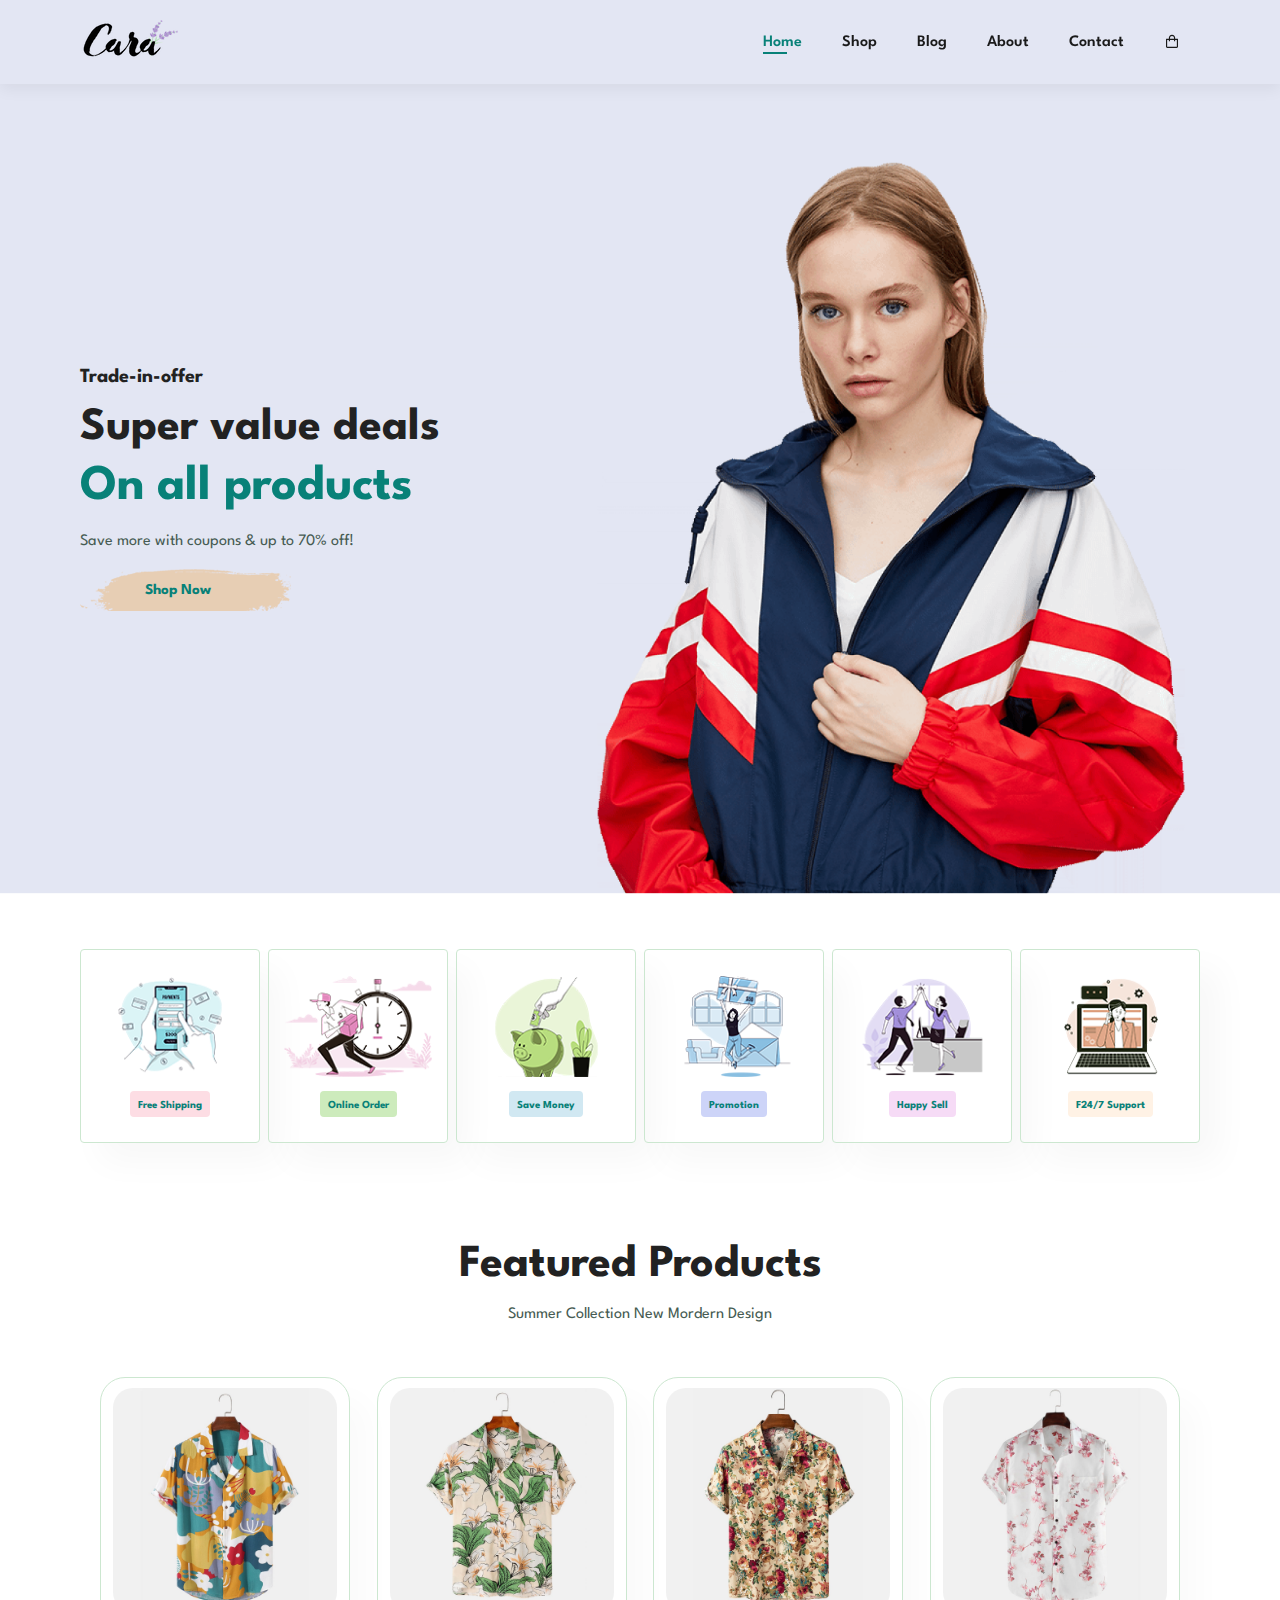
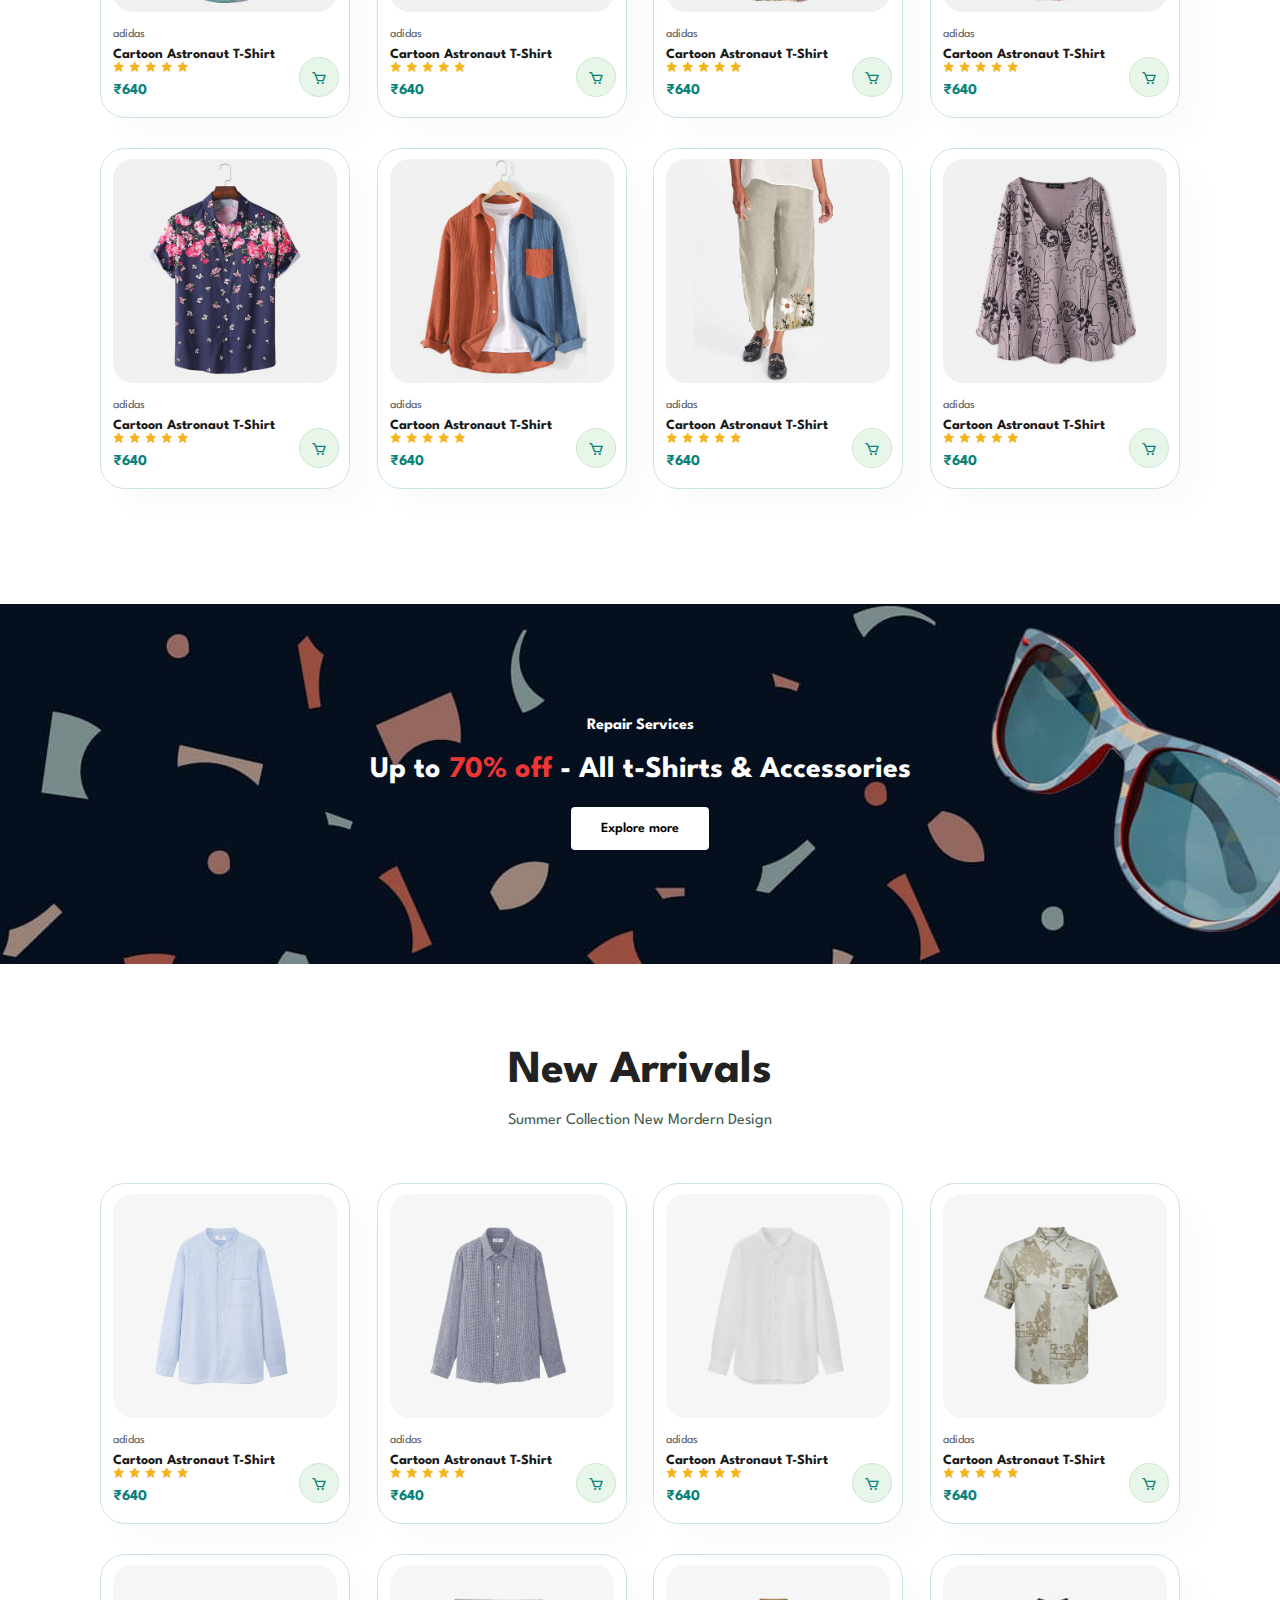
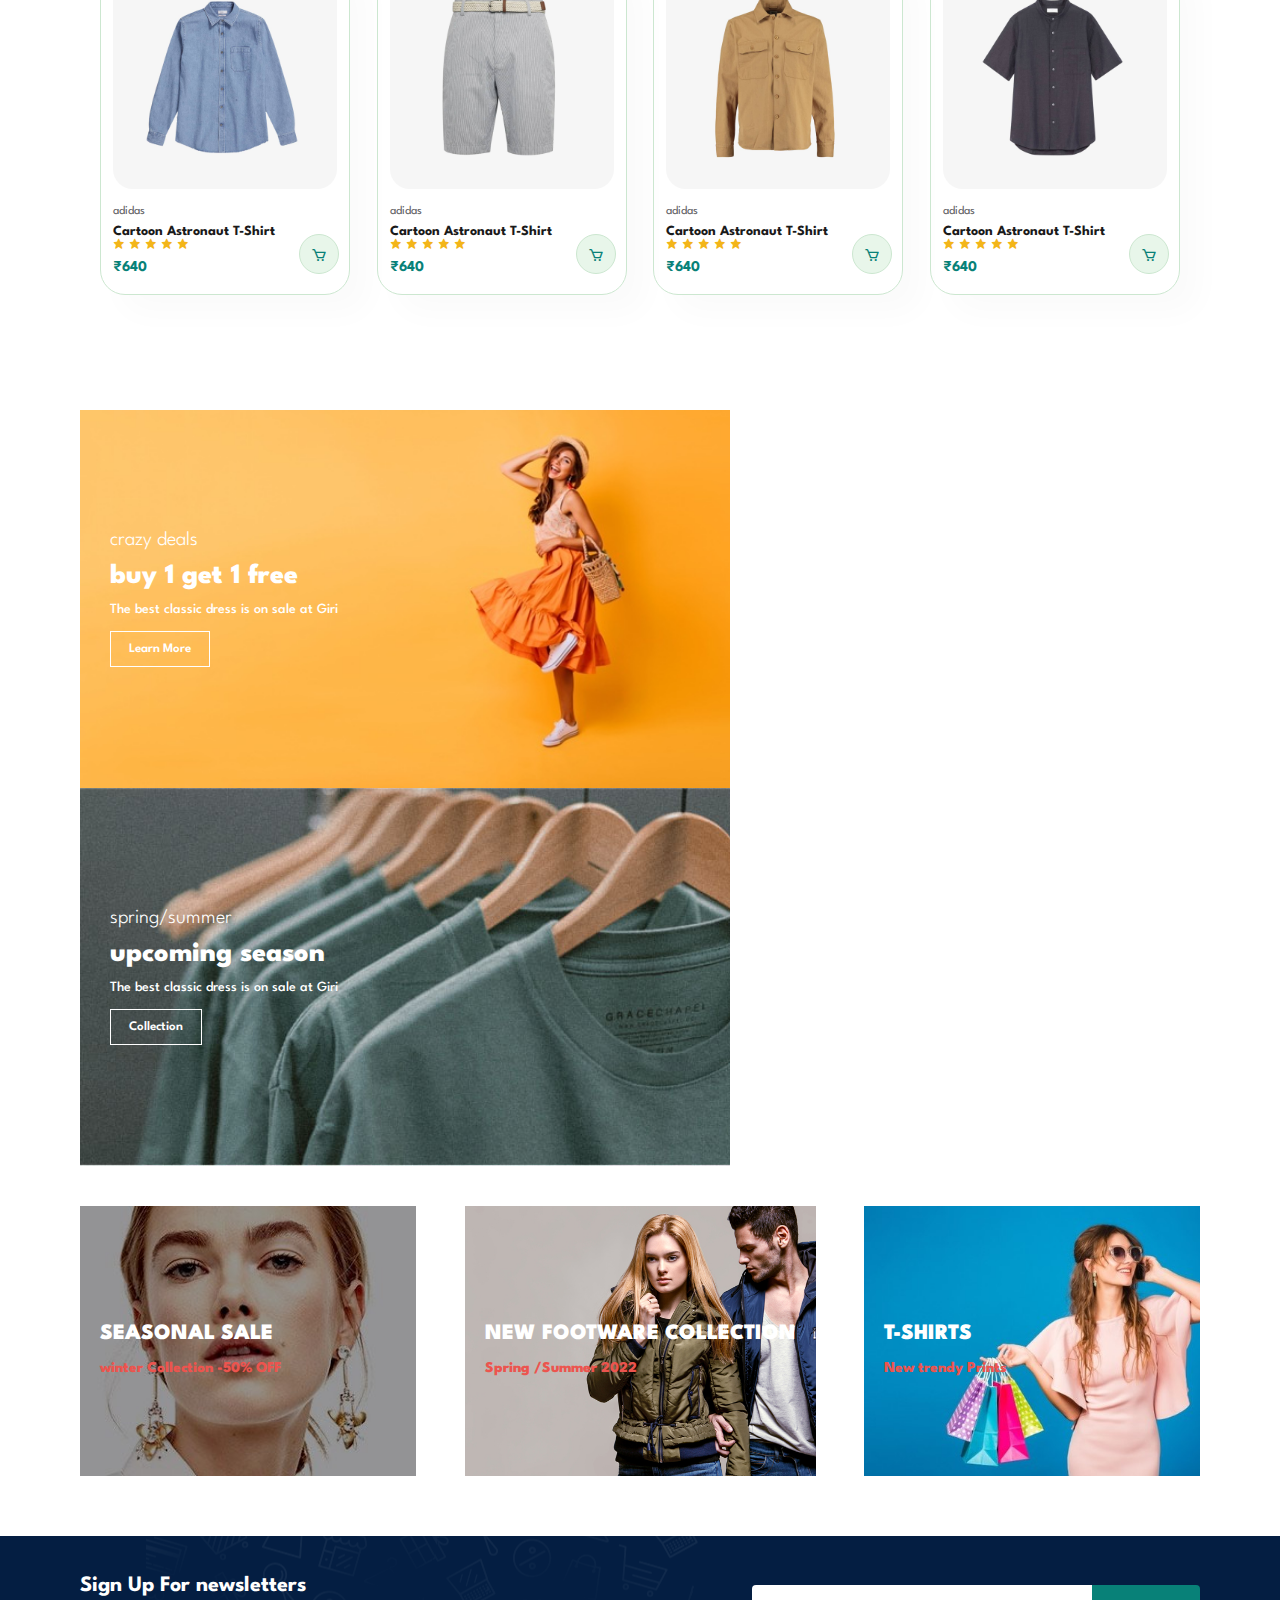
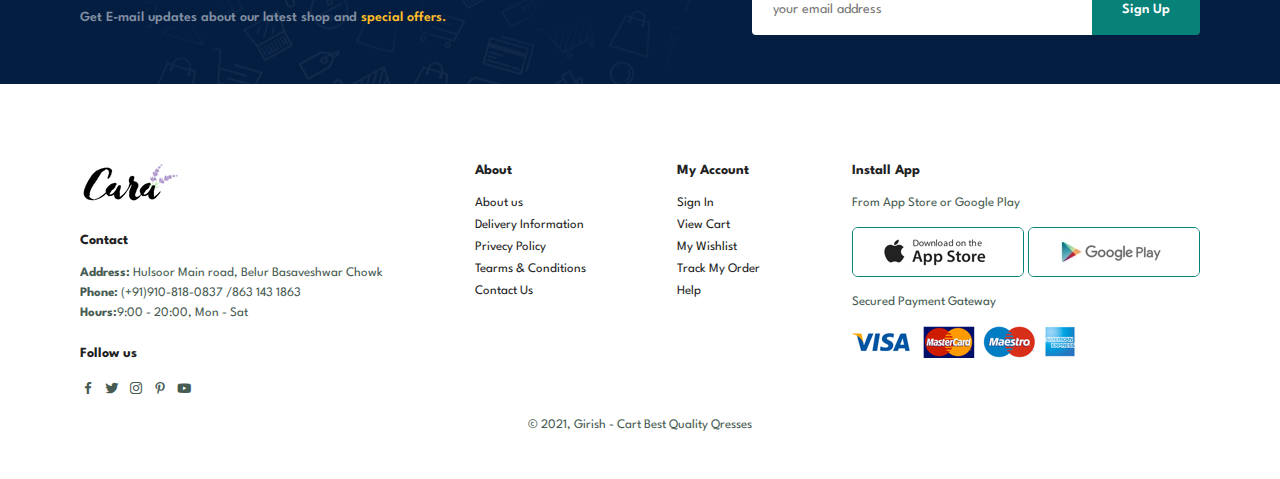
<file: index.html>
<!DOCTYPE html>
<html lang="en">
<head>
    <meta charset="UTF-8">
    <meta http-equiv="X-UA-Compatible" content="IE=edge">
    <meta name="viewport" content="width=device-width, initial-scale=1.0">
    <title>Giri Cart</title>
    <link href='https://unpkg.com/boxicons@2.1.4/css/boxicons.min.css' rel='stylesheet'>

    <link rel="stylesheet" href="style.css">
</head>
<body>
    <section id="header">
        <a href="#">
            <img src="img/logo.png" class="logo" alt=""></a>
            <div>
                <ul id="navbar">
                    <li><a class="active" href="index.html">Home</a></li>
                    <li><a href="shop.html">Shop</a></li>
                    <li><a href="Blog.html">Blog</a></li>
                    <li><a href="about.html">About</a></li>
                    <li><a href="Contact.html">Contact</a></li>
                    <li id="lg-bag"><a href="cart.html"><i class='bx bx-shopping-bag'></i></a></li>
                    <a href="#" id="close"><i class='bx bx-x'></i> </a>
                </ul>
            </div>
            <div id="mobile">
                <a href="cart.html"><i class='bx bx-shopping-bag'></i></a>
                <i id="bar"  class='bx bx-left-indent'></i>
            </div>
    </section>
    <section id="hero">
        <h4>Trade-in-offer</h4>
        <h2>Super value deals</h2>
        <h1>On all products</h1>
        <p>Save more with coupons & up to 70% off!</p>
        <button>Shop Now</button>
    </section>
    <!-- to make small padding and reuse the code we are adding section-pe where we have already defined -->
    <section id="feature" class="section-p1">
        <div class="fe-box">
            <img src="img/features/f1.png" alt="">
            <h6>Free Shipping</h6>
        </div>
        <div class="fe-box">
            <img src="img/features/f2.png" alt="">
            <h6>Online Order</h6>
        </div>
        <div class="fe-box">
            <img src="img/features/f3.png" alt="">
            <h6>Save Money</h6>
        </div>
        <div class="fe-box">
            <img src="img/features/f4.png" alt="">
            <h6>Promotion</h6>
        </div>
        <div class="fe-box">
            <img src="img/features/f5.png" alt="">
            <h6>Happy Sell</h6>
        </div>
        <div class="fe-box">
            <img src="img/features/f6.png" alt="">
            <h6>F24/7 Support   </h6>
        </div>
    </section>
    <section id="product1" class="section-p1">
        <h2>Featured Products</h2>
        <p>Summer Collection New Mordern Design</p>
        <div class="pro-container">
            <div class="pro" onclick="window.location.href='sproduct.html';">
                <img src="img/products/f1.jpg" alt="">
                <div class="des">
                    <span>adidas</span>
                    <h5>Cartoon Astronaut T-Shirt</h5>
                    <div class="star">
                        <i class='bx bxs-star'></i>
                        <i class='bx bxs-star'></i>
                        <i class='bx bxs-star'></i>
                        <i class='bx bxs-star'></i>
                        <i class='bx bxs-star'></i>
                    </div>
                    <h4>₹640</h4>
                </div>
                <a href="#"><i class='bx bx-cart cart' ></i></a>
            </div>
            <div class="pro">
                <img src="img/products/f2.jpg" alt="">
                <div class="des">
                    <span>adidas</span>
                    <h5>Cartoon Astronaut T-Shirt</h5>
                    <div class="star">
                        <i class='bx bxs-star'></i>
                        <i class='bx bxs-star'></i>
                        <i class='bx bxs-star'></i>
                        <i class='bx bxs-star'></i>
                        <i class='bx bxs-star'></i>
                    </div>
                    <h4>₹640</h4>
                </div>
                <a href="#"><i class='bx bx-cart cart' ></i></a>
            </div>
            <div class="pro">
                <img src="img/products/f3.jpg" alt="">
                <div class="des">
                    <span>adidas</span>
                    <h5>Cartoon Astronaut T-Shirt</h5>
                    <div class="star">
                        <i class='bx bxs-star'></i>
                        <i class='bx bxs-star'></i>
                        <i class='bx bxs-star'></i>
                        <i class='bx bxs-star'></i>
                        <i class='bx bxs-star'></i>
                    </div>
                    <h4>₹640</h4>
                </div>
                <a href="#"><i class='bx bx-cart cart' ></i></a>
            </div>
            <div class="pro">
                <img src="img/products/f4.jpg" alt="">
                <div class="des">
                    <span>adidas</span>
                    <h5>Cartoon Astronaut T-Shirt</h5>
                    <div class="star">
                        <i class='bx bxs-star'></i>
                        <i class='bx bxs-star'></i>
                        <i class='bx bxs-star'></i>
                        <i class='bx bxs-star'></i>
                        <i class='bx bxs-star'></i>
                    </div>
                    <h4>₹640</h4>
                </div>
                <a href="#"><i class='bx bx-cart cart' ></i></a>
            </div>
            <div class="pro">
                <img src="img/products/f5.jpg" alt="">
                <div class="des">
                    <span>adidas</span>
                    <h5>Cartoon Astronaut T-Shirt</h5>
                    <div class="star">
                        <i class='bx bxs-star'></i>
                        <i class='bx bxs-star'></i>
                        <i class='bx bxs-star'></i>
                        <i class='bx bxs-star'></i>
                        <i class='bx bxs-star'></i>
                    </div>
                    <h4>₹640</h4>
                </div>
                <a href="#"><i class='bx bx-cart cart' ></i></a>
            </div>
            <div class="pro">
                <img src="img/products/f6.jpg" alt="">
                <div class="des">
                    <span>adidas</span>
                    <h5>Cartoon Astronaut T-Shirt</h5>
                    <div class="star">
                        <i class='bx bxs-star'></i>
                        <i class='bx bxs-star'></i>
                        <i class='bx bxs-star'></i>
                        <i class='bx bxs-star'></i>
                        <i class='bx bxs-star'></i>
                    </div>
                    <h4>₹640</h4>
                </div>
                <a href="#"><i class='bx bx-cart cart' ></i></a>
            </div>
            <div class="pro">
                <img src="img/products/f7.jpg" alt="">
                <div class="des">
                    <span>adidas</span>
                    <h5>Cartoon Astronaut T-Shirt</h5>
                    <div class="star">
                        <i class='bx bxs-star'></i>
                        <i class='bx bxs-star'></i>
                        <i class='bx bxs-star'></i>
                        <i class='bx bxs-star'></i>
                        <i class='bx bxs-star'></i>
                    </div>
                    <h4>₹640</h4>
                </div>
                <a href="#"><i class='bx bx-cart cart' ></i></a>
            </div>
            <div class="pro">
                <img src="img/products/f8.jpg" alt="">
                <div class="des">
                    <span>adidas</span>
                    <h5>Cartoon Astronaut T-Shirt</h5>
                    <div class="star">
                        <i class='bx bxs-star'></i>
                        <i class='bx bxs-star'></i>
                        <i class='bx bxs-star'></i>
                        <i class='bx bxs-star'></i>
                        <i class='bx bxs-star'></i>
                    </div>
                    <h4>₹640</h4>
                </div>
                <a href="#"><i class='bx bx-cart cart' ></i></a>
            </div>
        </div>
    </section>
    <section id="banner" class="section-m1">
        <h4>Repair Services</h4>
        <h2>Up to <span>70% off</span> - All t-Shirts & Accessories</h2>
        <button class="normal">Explore more</button>
    </section>
    <section id="product1" class="section-p1">
        <h2>New Arrivals</h2>
        <p>Summer Collection New Mordern Design</p>
        <div class="pro-container">
            <div class="pro">
                <img src="img/products/n1.jpg" alt="">
                <div class="des">
                    <span>adidas</span>
                    <h5>Cartoon Astronaut T-Shirt</h5>
                    <div class="star">
                        <i class='bx bxs-star'></i>
                        <i class='bx bxs-star'></i>
                        <i class='bx bxs-star'></i>
                        <i class='bx bxs-star'></i>
                        <i class='bx bxs-star'></i>
                    </div>
                    <h4>₹640</h4>
                </div>
                <a href="#"><i class='bx bx-cart cart' ></i></a>
            </div>
            <div class="pro">
                <img src="img/products/n2.jpg" alt="">
                <div class="des">
                    <span>adidas</span>
                    <h5>Cartoon Astronaut T-Shirt</h5>
                    <div class="star">
                        <i class='bx bxs-star'></i>
                        <i class='bx bxs-star'></i>
                        <i class='bx bxs-star'></i>
                        <i class='bx bxs-star'></i>
                        <i class='bx bxs-star'></i>
                    </div>
                    <h4>₹640</h4>
                </div>
                <a href="#"><i class='bx bx-cart cart' ></i></a>
            </div>
            <div class="pro">
                <img src="img/products/n3.jpg" alt="">
                <div class="des">
                    <span>adidas</span>
                    <h5>Cartoon Astronaut T-Shirt</h5>
                    <div class="star">
                        <i class='bx bxs-star'></i>
                        <i class='bx bxs-star'></i>
                        <i class='bx bxs-star'></i>
                        <i class='bx bxs-star'></i>
                        <i class='bx bxs-star'></i>
                    </div>
                    <h4>₹640</h4>
                </div>
                <a href="#"><i class='bx bx-cart cart' ></i></a>
            </div>
            <div class="pro">
                <img src="img/products/n4.jpg" alt="">
                <div class="des">
                    <span>adidas</span>
                    <h5>Cartoon Astronaut T-Shirt</h5>
                    <div class="star">
                        <i class='bx bxs-star'></i>
                        <i class='bx bxs-star'></i>
                        <i class='bx bxs-star'></i>
                        <i class='bx bxs-star'></i>
                        <i class='bx bxs-star'></i>
                    </div>
                    <h4>₹640</h4>
                </div>
                <a href="#"><i class='bx bx-cart cart' ></i></a>
            </div>
            <div class="pro">
                <img src="img/products/n5.jpg" alt="">
                <div class="des">
                    <span>adidas</span>
                    <h5>Cartoon Astronaut T-Shirt</h5>
                    <div class="star">
                        <i class='bx bxs-star'></i>
                        <i class='bx bxs-star'></i>
                        <i class='bx bxs-star'></i>
                        <i class='bx bxs-star'></i>
                        <i class='bx bxs-star'></i>
                    </div>
                    <h4>₹640</h4>
                </div>
                <a href="#"><i class='bx bx-cart cart' ></i></a>
            </div>
            <div class="pro">
                <img src="img/products/n6.jpg" alt="">
                <div class="des">
                    <span>adidas</span>
                    <h5>Cartoon Astronaut T-Shirt</h5>
                    <div class="star">
                        <i class='bx bxs-star'></i>
                        <i class='bx bxs-star'></i>
                        <i class='bx bxs-star'></i>
                        <i class='bx bxs-star'></i>
                        <i class='bx bxs-star'></i>
                    </div>
                    <h4>₹640</h4>
                </div>
                <a href="#"><i class='bx bx-cart cart' ></i></a>
            </div>
            <div class="pro">
                <img src="img/products/n7.jpg" alt="">
                <div class="des">
                    <span>adidas</span>
                    <h5>Cartoon Astronaut T-Shirt</h5>
                    <div class="star">
                        <i class='bx bxs-star'></i>
                        <i class='bx bxs-star'></i>
                        <i class='bx bxs-star'></i>
                        <i class='bx bxs-star'></i>
                        <i class='bx bxs-star'></i>
                    </div>
                    <h4>₹640</h4>
                </div>
                <a href="#"><i class='bx bx-cart cart' ></i></a>
            </div>
            <div class="pro">
                <img src="img/products/n8.jpg" alt="">
                <div class="des">
                    <span>adidas</span>
                    <h5>Cartoon Astronaut T-Shirt</h5>
                    <div class="star">
                        <i class='bx bxs-star'></i>
                        <i class='bx bxs-star'></i>
                        <i class='bx bxs-star'></i>
                        <i class='bx bxs-star'></i>
                        <i class='bx bxs-star'></i>
                    </div>
                    <h4>₹640</h4>
                </div>
                <a href="#"><i class='bx bx-cart cart' ></i></a>
            </div>
        </div>
    </section>
    <section id="sm-banner" class="section-p1">
        <div class="banner-box">
            <h4>crazy deals</h4>
            <h2>buy 1 get 1 free</h2>
            <span>The best classic dress is on sale at Giri</span>
            <button class="white">Learn More</button>
        </div>
        <div class="banner-box banner-box2">
            <h4>spring/summer</h4>
            <h2>upcoming season</h2>
            <span>The best classic dress is on sale at Giri</span>
            <button class="white">Collection</button>
        </div>
    </section>
    <section id="banner3">
        <div class="banner-box">
            <h2>SEASONAL SALE</h2>
            <h3>winter Collection -50% OFF</h3>
        </div>
        <div class="banner-box banner-box2">
            <h2>NEW FOOTWARE COLLECTION</h2>
            <h3>Spring /Summer 2022</h3>
        </div>
        <div class="banner-box banner-box3">
            <h2>T-SHIRTS</h2>
            <h3>New trendy Prints</h3>
        </div>
    </section>
    <Section id="newsletter" class="section-p1 section-m1">
        <div class="newstext">
            <h4>Sign Up For newsletters</h4>
            <p>Get E-mail updates about our latest shop and <span>special offers.</span></p>
        </div>
        <div class="form">
            <input type="text" placeholder="your email address">
            <button class="normal">Sign Up</button>
        </div>
    </Section>
    <footer class="section-p1">
        <div class="col">
            <img class="logo" src="img/logo.png" alt="">
            <h4>Contact</h4>
            <p> <strong>Address:</strong> Hulsoor Main road, Belur Basaveshwar Chowk</p>
            <p><strong>Phone:</strong> (+91)910-818-0837 /863 143 1863</p>
            <p><strong>Hours:</strong>9:00 - 20:00, Mon - Sat</p>
            <div class="follow">
                <h4>Follow us</h4>
                <div class="icon">
                    <i class='bx bxl-facebook' ></i>
                    <i class='bx bxl-twitter' ></i>
                    <i class='bx bxl-instagram'></i>
                    <i class='bx bxl-pinterest-alt' ></i>
                    <i class='bx bxl-youtube' ></i>
                </div>
            </div>
        </div>
        <div class="col">
            <h4>About</h4>
            <a href="#">About us</a>
            <a href="#">Delivery Information</a>
            <a href="#">Privecy Policy</a>
            <a href="#">Tearms & Conditions</a>
            <a href="#">Contact Us</a>
        </div>
        <div class="col">
            <h4>My Account</h4>
            <a href="#">Sign In</a>
            <a href="#">View Cart</a>
            <a href="#">My Wishlist</a>
            <a href="#">Track My Order</a>
            <a href="#">Help</a>
        </div>
        <div class="col install">
            <h4>Install App</h4>
            <p>From App Store or Google Play</p>
            <div class="row">
                <img src="img/pay/app.jpg" alt="">
                <img src="img/pay/play.jpg" alt="">
            </div>
            <p>Secured Payment Gateway</p>
            <img src="img/pay/pay.png" alt="">
        </div>
        
        <div class="copyright">
            <p>© 2021, Girish - Cart Best Quality Qresses</p>
        </div>
    </footer>

    <script src="script.js"></script>
</body>
</html>
</file>
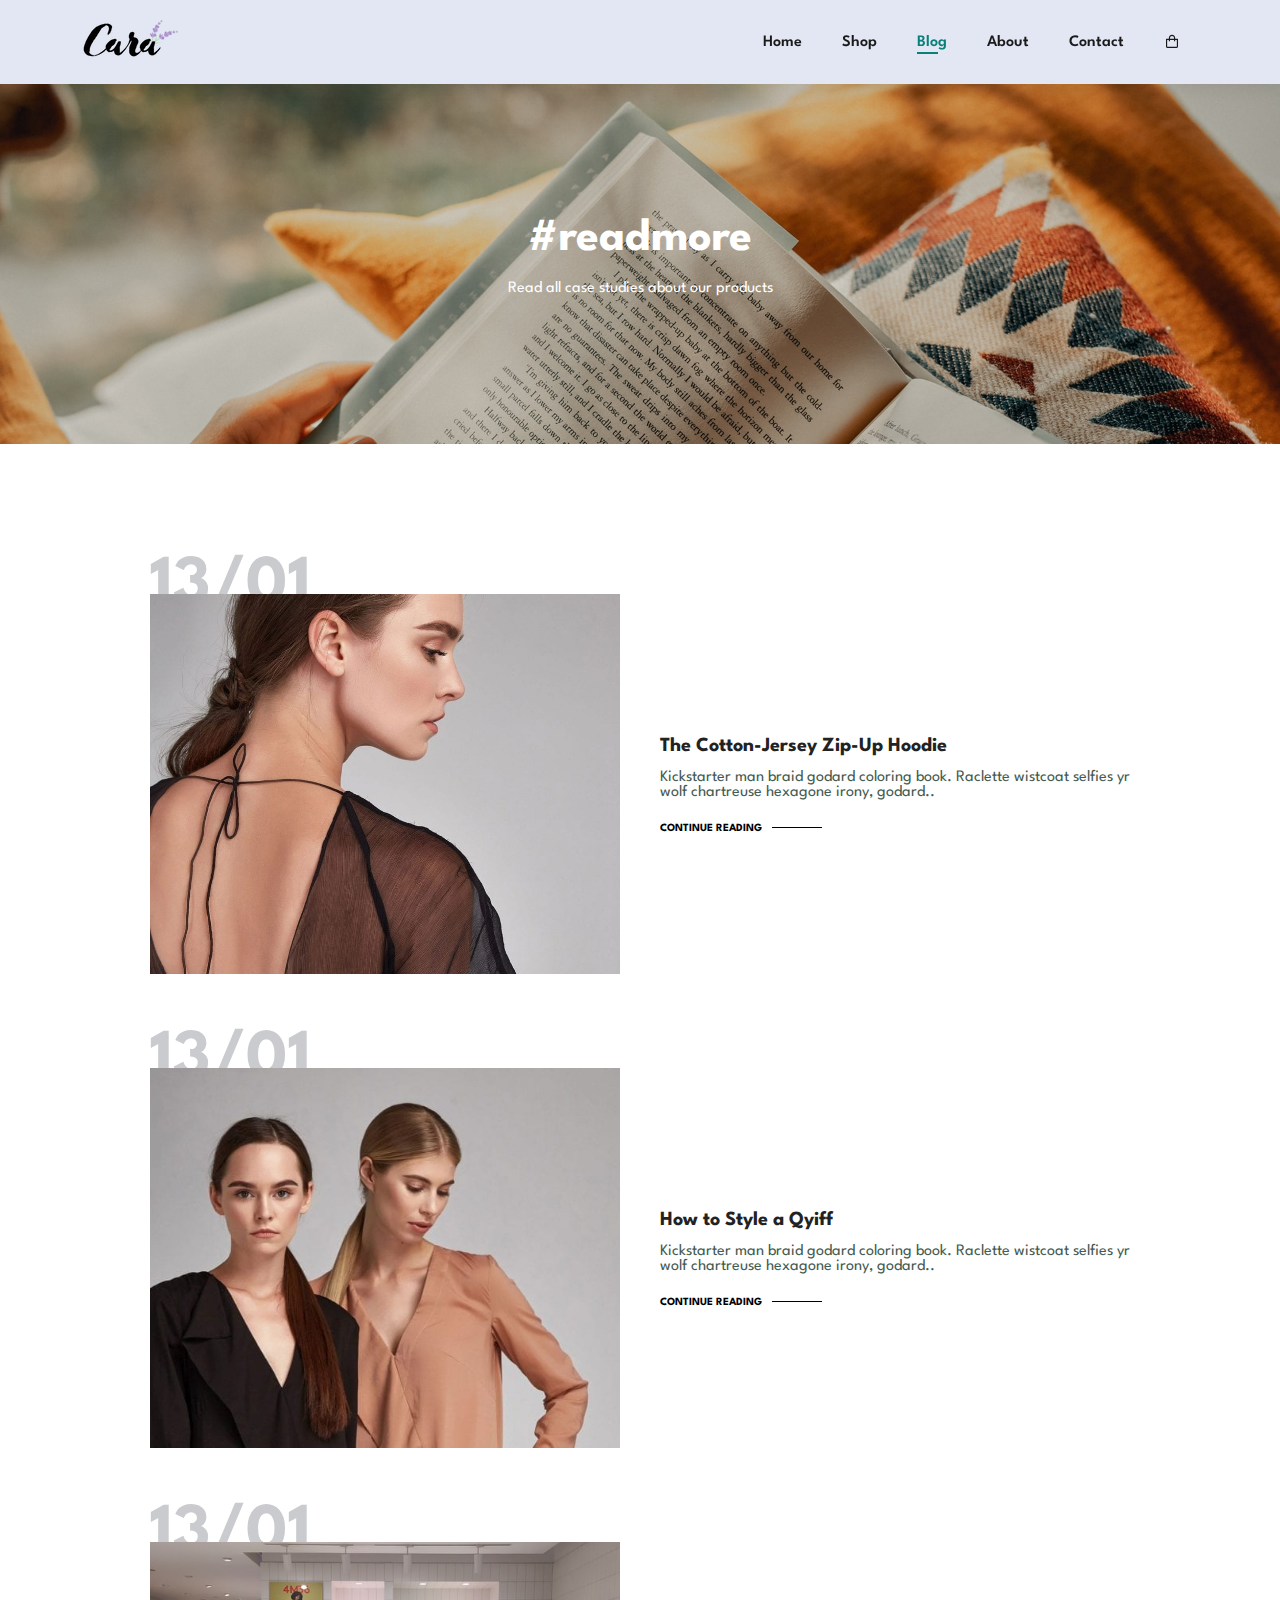
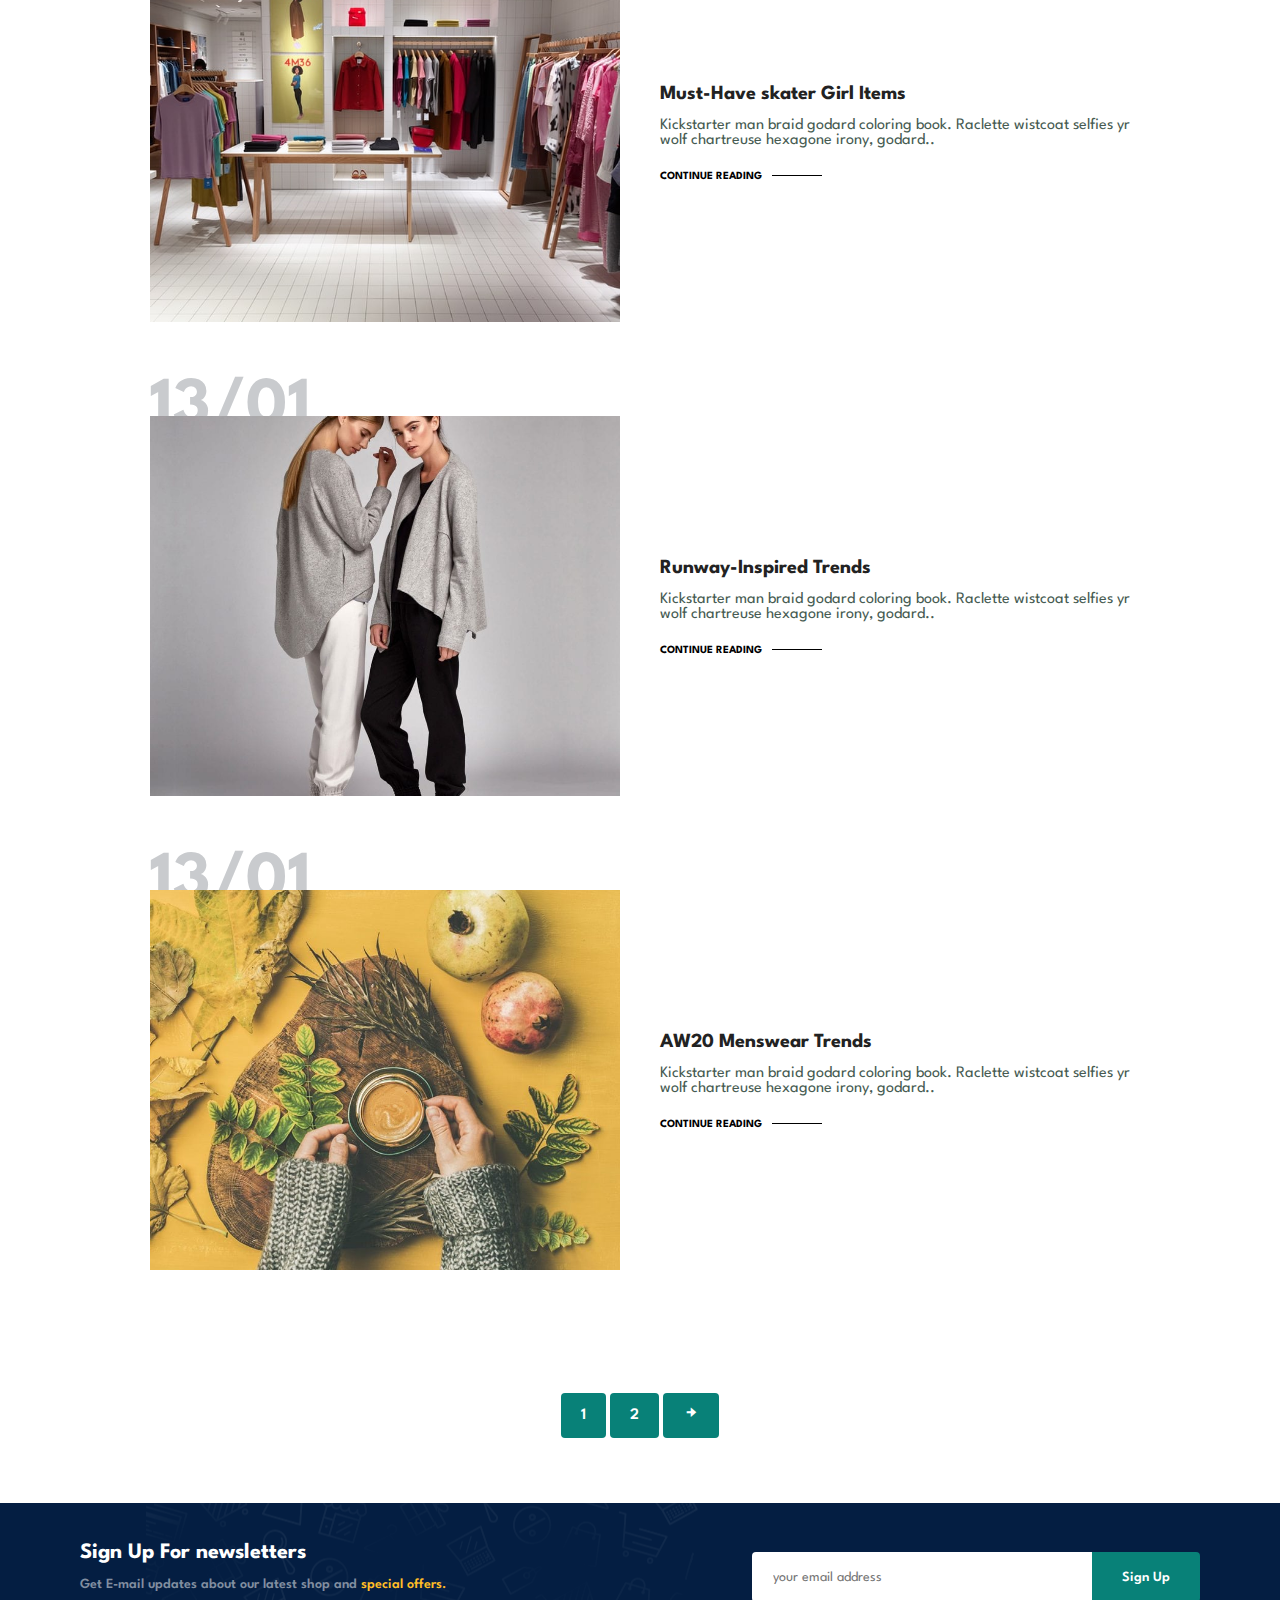
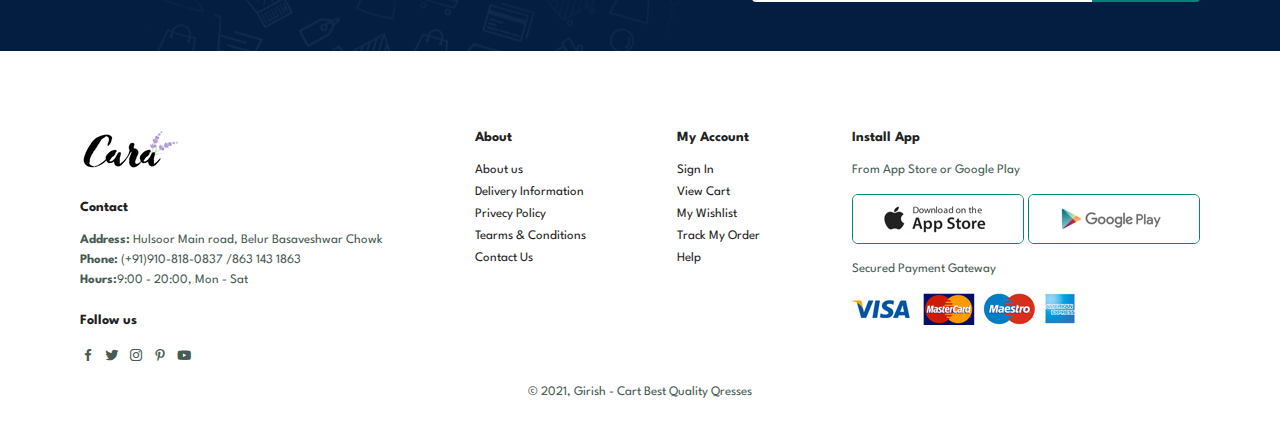
<file: blog.html>
<!DOCTYPE html>
<html lang="en">
<head>
    <meta charset="UTF-8">
    <meta http-equiv="X-UA-Compatible" content="IE=edge">
    <meta name="viewport" content="width=device-width, initial-scale=1.0">
    <title>Giri Cart</title>
    <link href='https://unpkg.com/boxicons@2.1.4/css/boxicons.min.css' rel='stylesheet'>

    <link rel="stylesheet" href="style.css">
</head>
<body>
    <section id="header">
        <a href="#">
            <img src="img/logo.png" class="logo" alt=""></a>
            <div>
                <ul id="navbar">
                    <li><a  href="index.html">Home</a></li>
                    <li><a  href="shop.html">Shop</a></li>
                    <li><a class="active" href="Blog.html">Blog</a></li>
                    <li><a href="about.html">About</a></li>
                    <li><a href="Contact.html">Contact</a></li>
                    <li id="lg-bag"><a href="cart.html"><i class='bx bx-shopping-bag'></i></a></li>
                    <a href="#" id="close"><i class='bx bx-x'></i> </a>
                </ul>
            </div>
            <div id="mobile">
                <a href="cart.html"><i class='bx bx-shopping-bag'></i></a>
                <i id="bar"  class='bx bx-left-indent'></i>
            </div>
    </section>
    <section id="page-header" class="blog-header">
        <h2>#readmore</h2>
        <p>Read all case studies about our products</p>
    </section>
    <section id="blog">
        <div class="blog-box">
            <div class="blog-img">
                <img src="img/blog/b1.jpg" alt="">
            </div>
            <div class="blog-details">
                <h4>The Cotton-Jersey Zip-Up Hoodie</h4>
                <p>Kickstarter man braid godard coloring book. Raclette wistcoat
                    selfies yr wolf chartreuse hexagone irony, godard..
                </p>
                <a href="#">CONTINUE READING</a>
            </div>
            <H1>13/01</H1>
        </div>
        <div class="blog-box">
            <div class="blog-img">
                <img src="img/blog/b2.jpg" alt="">
            </div>
            <div class="blog-details">
                <h4>How to Style a Qyiff</h4>
                <p>Kickstarter man braid godard coloring book. Raclette wistcoat
                    selfies yr wolf chartreuse hexagone irony, godard..
                </p>
                <a href="#">CONTINUE READING</a>
            </div>
            <H1>13/01</H1>
        </div>
        <div class="blog-box">
            <div class="blog-img">
                <img src="img/blog/b3.jpg" alt="">
            </div>
            <div class="blog-details">
                <h4>Must-Have skater Girl Items</h4>
                <p>Kickstarter man braid godard coloring book. Raclette wistcoat
                    selfies yr wolf chartreuse hexagone irony, godard..
                </p>
                <a href="#">CONTINUE READING</a>
            </div>
            <H1>13/01</H1>
        </div>
        <div class="blog-box">
            <div class="blog-img">
                <img src="img/blog/b4.jpg" alt="">
            </div>
            <div class="blog-details">
                <h4>Runway-Inspired Trends</h4>
                <p>Kickstarter man braid godard coloring book. Raclette wistcoat
                    selfies yr wolf chartreuse hexagone irony, godard..
                </p>
                <a href="#">CONTINUE READING</a>
            </div>
            <H1>13/01</H1>
        </div>
        <div class="blog-box">
            <div class="blog-img">
                <img src="img/blog/b6.jpg" alt="">
            </div>
            <div class="blog-details">
                <h4>AW20 Menswear Trends</h4>
                <p>Kickstarter man braid godard coloring book. Raclette wistcoat
                    selfies yr wolf chartreuse hexagone irony, godard..
                </p>
                <a href="#">CONTINUE READING</a>
            </div>
            <H1>13/01</H1>
        </div>
    </section>
    <!-- to make small padding and reuse the code we are adding section-pe where we have already defined -->
    <section id="paginatiopn" class="section-p1">
        <a href="#">1</a>
        <a href="#">2</a>
        <a href="#"><i class='bx bxs-right-arrow-alt'></i></a>
    </section>
    <Section id="newsletter" class="section-p1 section-m1">
        <div class="newstext">
            <h4>Sign Up For newsletters</h4>
            <p>Get E-mail updates about our latest shop and <span>special offers.</span></p>
        </div>
        <div class="form">
            <input type="text" placeholder="your email address">
            <button class="normal">Sign Up</button>
        </div>
    </Section>
    <footer class="section-p1">
        <div class="col">
            <img class="logo" src="img/logo.png" alt="">
            <h4>Contact</h4>
            <p> <strong>Address:</strong> Hulsoor Main road, Belur Basaveshwar Chowk</p>
            <p><strong>Phone:</strong> (+91)910-818-0837 /863 143 1863</p>
            <p><strong>Hours:</strong>9:00 - 20:00, Mon - Sat</p>
            <div class="follow">
                <h4>Follow us</h4>
                <div class="icon">
                    <i class='bx bxl-facebook' ></i>
                    <i class='bx bxl-twitter' ></i>
                    <i class='bx bxl-instagram'></i>
                    <i class='bx bxl-pinterest-alt' ></i>
                    <i class='bx bxl-youtube' ></i>
                </div>
            </div>
        </div>
        <div class="col">
            <h4>About</h4>
            <a href="#">About us</a>
            <a href="#">Delivery Information</a>
            <a href="#">Privecy Policy</a>
            <a href="#">Tearms & Conditions</a>
            <a href="#">Contact Us</a>
        </div>
        <div class="col">
            <h4>My Account</h4>
            <a href="#">Sign In</a>
            <a href="#">View Cart</a>
            <a href="#">My Wishlist</a>
            <a href="#">Track My Order</a>
            <a href="#">Help</a>
        </div>
        <div class="col install">
            <h4>Install App</h4>
            <p>From App Store or Google Play</p>
            <div class="row">
                <img src="img/pay/app.jpg" alt="">
                <img src="img/pay/play.jpg" alt="">
            </div>
            <p>Secured Payment Gateway</p>
            <img src="img/pay/pay.png" alt="">
        </div>
        
        <div class="copyright">
            <p>© 2021, Girish - Cart Best Quality Qresses</p>
        </div>
    </footer>

    <script src="script.js"></script>
</body>
</html>
</file>
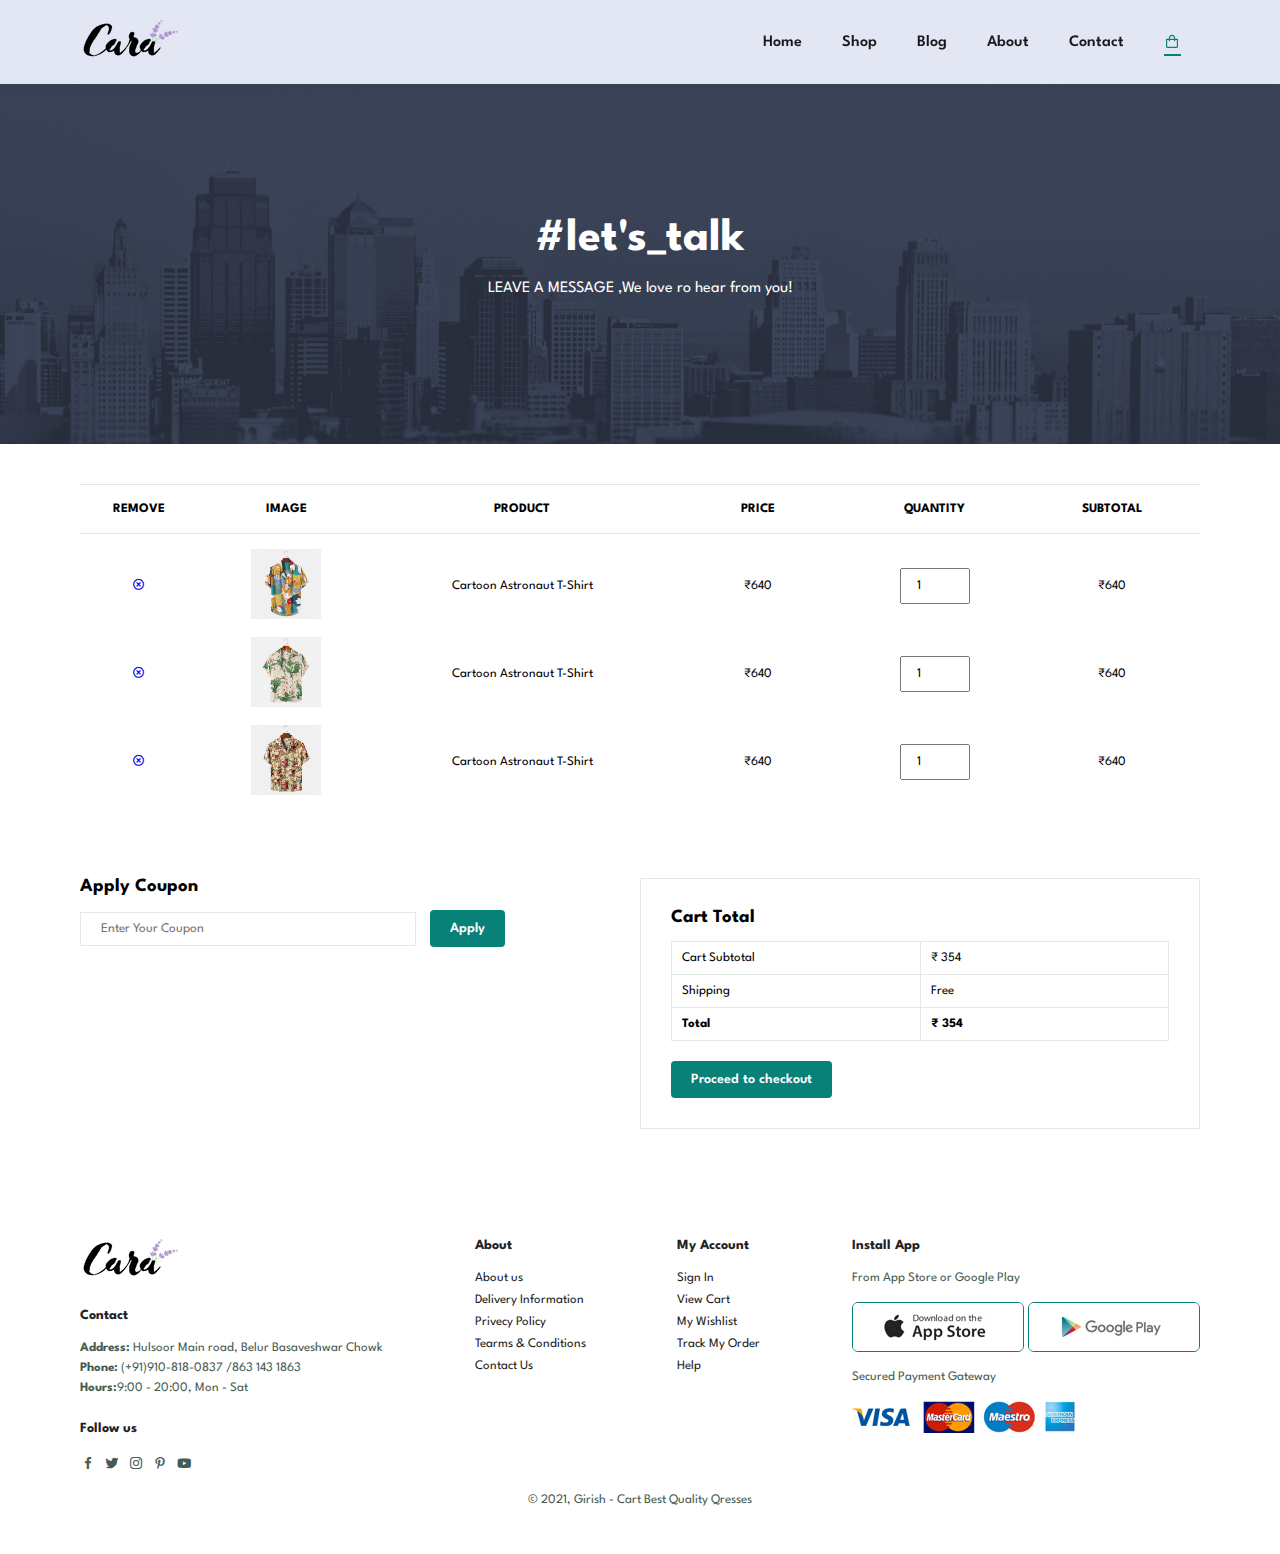
<file: cart.html>
<!DOCTYPE html>
<html lang="en">
<head>
    <meta charset="UTF-8">
    <meta http-equiv="X-UA-Compatible" content="IE=edge">
    <meta name="viewport" content="width=device-width, initial-scale=1.0">
    <title>Giri Cart</title>
    <link href='https://unpkg.com/boxicons@2.1.4/css/boxicons.min.css' rel='stylesheet'>

    <link rel="stylesheet" href="style.css">
</head>
<body>
    <section id="header">
        <a href="#">
            <img src="img/logo.png" class="logo" alt=""></a>
            <div>
                <ul id="navbar">
                    <li><a  href="index.html">Home</a></li>
                    <li><a  href="shop.html">Shop</a></li>
                    <li><a  href="Blog.html">Blog</a></li>
                    <li><a  href="about.html">About</a></li>
                    <li><a  href="Contact.html">Contact</a></li>
                    <li id="lg-bag"><a class="active" href="cart.html"><i class='bx bx-shopping-bag'></i></a></li>
                    <a href="#" id="close"><i class='bx bx-x'></i> </a>
                </ul>
            </div>
            <div id="mobile">
                <a href="cart.html"><i class='bx bx-shopping-bag'></i></a>
                <i id="bar"  class='bx bx-left-indent'></i>
            </div>
    </section>
    <section id="page-header" class="about-header">
        <h2>#let's_talk</h2>
        <p>LEAVE A MESSAGE ,We love ro hear from you!</p>
    </section>
    <section id="cart" class="section-p1">
        <table width = "100%">
            <thead>
            <tr>
                <td>Remove</td>
                <td>Image</td>
                <td>Product</td>
                <td>Price</td>
                <td>Quantity</td>
                <td>Subtotal</td>
            </tr>
            </thead>
            <tbody>
                <tr>
                    <td><a href="#"><i class='bx bx-x-circle' ></i></a></td>
                    <td><img src="img/products/f1.jpg" alt=""></td>
                    <td>Cartoon Astronaut T-Shirt</td>
                    <td>₹640</td>
                    <td><input type="number" value="1"></td>
                    <td>₹640</td>
                </tr>
                <tr>
                    <td><a href="#"><i class='bx bx-x-circle' ></i></a></td>
                    <td><img src="img/products/f2.jpg" alt=""></td>
                    <td>Cartoon Astronaut T-Shirt</td>
                    <td>₹640</td>
                    <td><input type="number" value="1"></td>
                    <td>₹640</td>
                </tr>
                <tr>
                    <td><a href="#"><i class='bx bx-x-circle' ></i></a></td>
                    <td><img src="img/products/f3.jpg" alt=""></td>
                    <td>Cartoon Astronaut T-Shirt</td>
                    <td>₹640</td>
                    <td><input type="number" value="1"></td>
                    <td>₹640</td>
                </tr>
            </tbody>
        </table>
    </section>
    <section id="cart-add" class="section-p1">
        <div id="coupon">
            <h3>Apply Coupon</h3>
            <div>
                <input type="text" placeholder="Enter Your Coupon">
                <button class="normal">Apply</button>
            </div>
        </div>
        <div id="subtotal">
            <h3>Cart Total</h3>
            <table>
                <tr>
                    <td>Cart Subtotal</td>
                    <td>₹ 354</td>
                </tr>
                <tr>
                    <td>Shipping</td>
                    <td>Free</td>
                </tr>
                <tr>
                    <td><strong>Total</strong></td>
                    <td><strong>₹ 354</strong></td>
                </tr>
            </table>
            <button class="normal">Proceed to checkout</button>
        </div>
    </section>
    <footer class="section-p1">
        <div class="col">
            <img class="logo" src="img/logo.png" alt="">
            <h4>Contact</h4>
            <p> <strong>Address:</strong> Hulsoor Main road, Belur Basaveshwar Chowk</p>
            <p><strong>Phone:</strong> (+91)910-818-0837 /863 143 1863</p>
            <p><strong>Hours:</strong>9:00 - 20:00, Mon - Sat</p>
            <div class="follow">
                <h4>Follow us</h4>
                <div class="icon">
                    <i class='bx bxl-facebook' ></i>
                    <i class='bx bxl-twitter' ></i>
                    <i class='bx bxl-instagram'></i>
                    <i class='bx bxl-pinterest-alt' ></i>
                    <i class='bx bxl-youtube' ></i>
                </div>
            </div>
        </div>
        <div class="col">
            <h4>About</h4>
            <a href="#">About us</a>
            <a href="#">Delivery Information</a>
            <a href="#">Privecy Policy</a>
            <a href="#">Tearms & Conditions</a>
            <a href="#">Contact Us</a>
        </div>
        <div class="col">
            <h4>My Account</h4>
            <a href="#">Sign In</a>
            <a href="#">View Cart</a>
            <a href="#">My Wishlist</a>
            <a href="#">Track My Order</a>
            <a href="#">Help</a>
        </div>
        <div class="col install">
            <h4>Install App</h4>
            <p>From App Store or Google Play</p>
            <div class="row">
                <img src="img/pay/app.jpg" alt="">
                <img src="img/pay/play.jpg" alt="">
            </div>
            <p>Secured Payment Gateway</p>
            <img src="img/pay/pay.png" alt="">
        </div>
        
        <div class="copyright">
            <p>© 2021, Girish - Cart Best Quality Qresses</p>
        </div>
    </footer>

    <script src="script.js"></script>
</body>
</html>
</file>
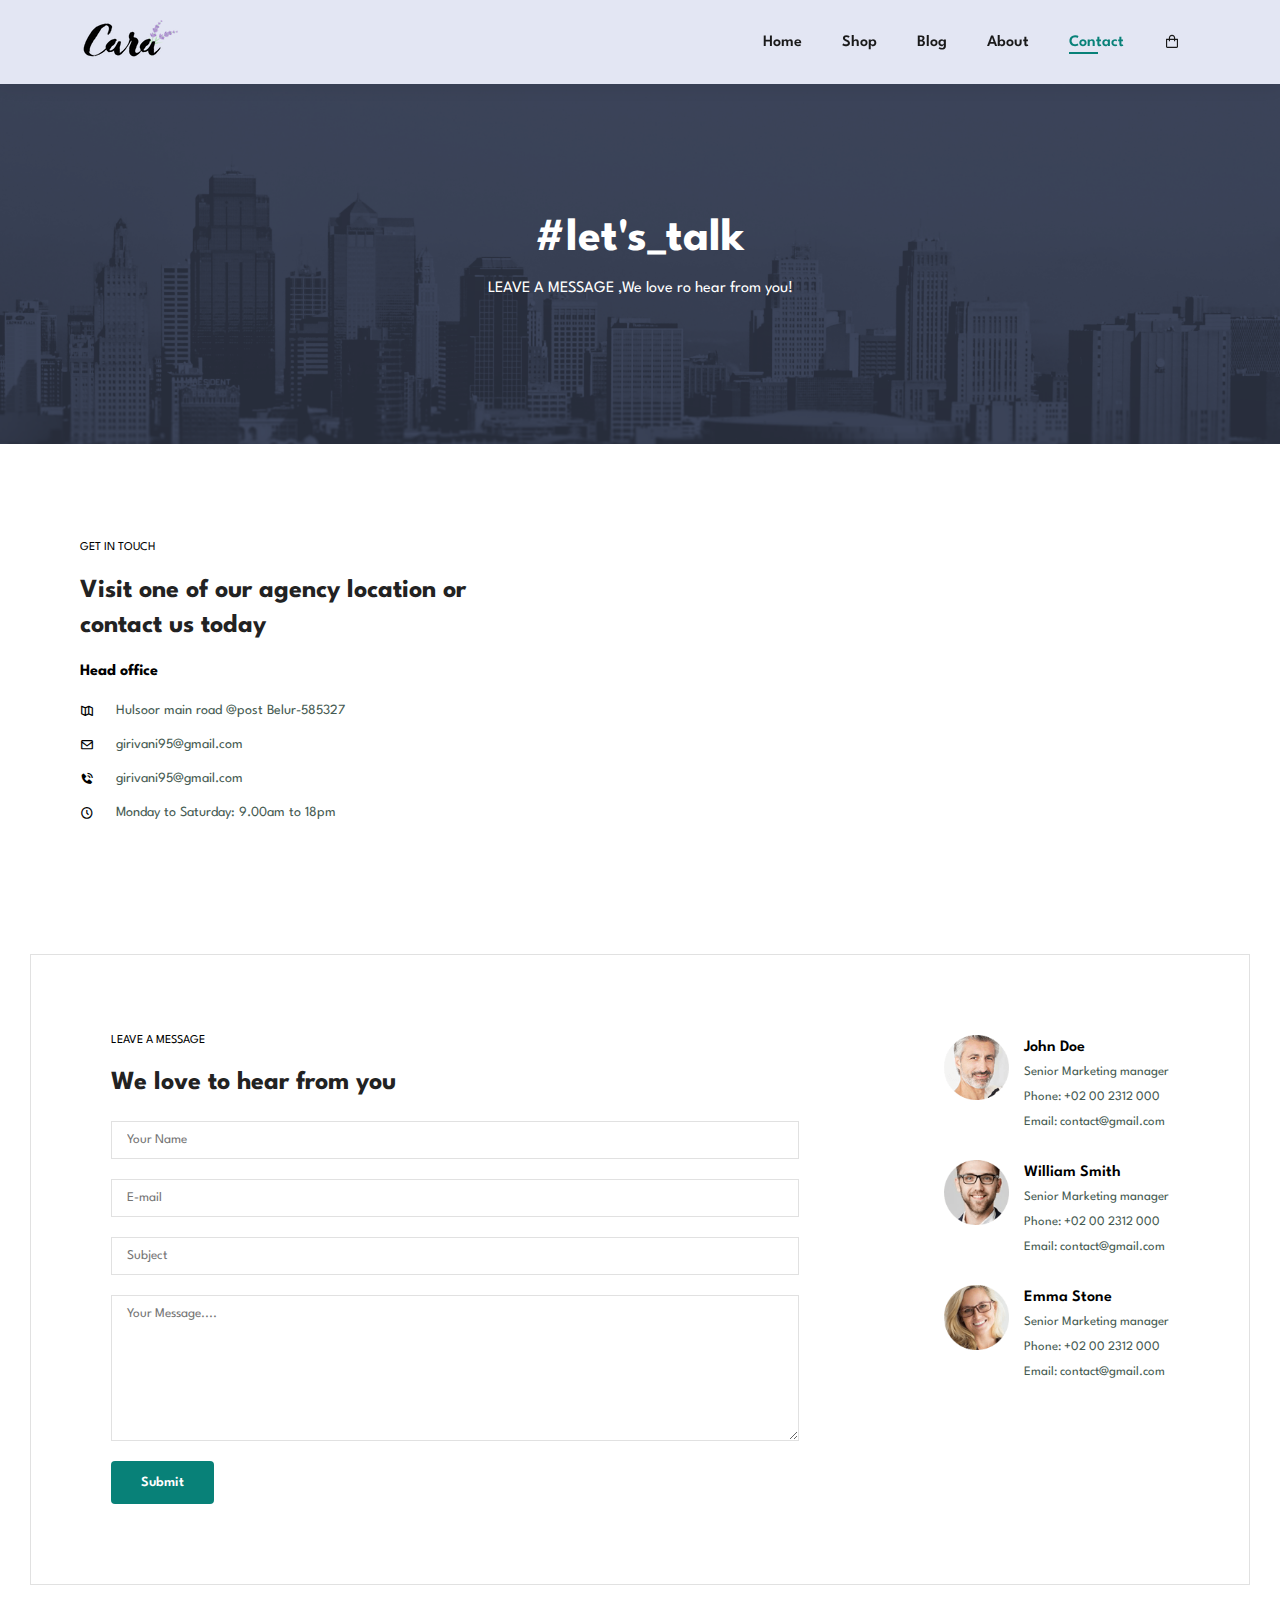
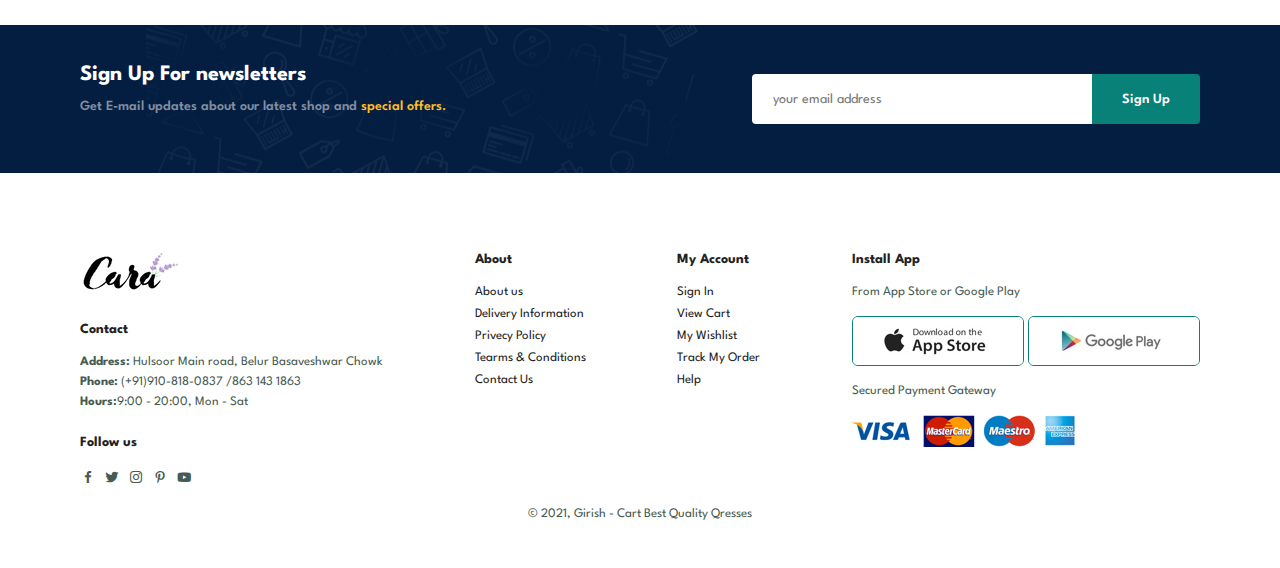
<file: contact.html>
<!DOCTYPE html>
<html lang="en">
<head>
    <meta charset="UTF-8">
    <meta http-equiv="X-UA-Compatible" content="IE=edge">
    <meta name="viewport" content="width=device-width, initial-scale=1.0">
    <title>Giri Cart</title>
    <link href='https://unpkg.com/boxicons@2.1.4/css/boxicons.min.css' rel='stylesheet'>

    <link rel="stylesheet" href="style.css">
</head>
<body>
    <section id="header">
        <a href="#">
            <img src="img/logo.png" class="logo" alt=""></a>
            <div>
                <ul id="navbar">
                    <li><a  href="index.html">Home</a></li>
                    <li><a  href="shop.html">Shop</a></li>
                    <li><a  href="Blog.html">Blog</a></li>
                    <li><a  href="about.html">About</a></li>
                    <li><a class="active" href="Contact.html">Contact</a></li>
                    <li id="lg-bag"><a href="cart.html"><i class='bx bx-shopping-bag'></i></a></li>
                    <a href="#" id="close"><i class='bx bx-x'></i> </a>
                </ul>
            </div>
            <div id="mobile">
                <a href="cart.html"><i class='bx bx-shopping-bag'></i></a>
                <i id="bar"  class='bx bx-left-indent'></i>
            </div>
    </section>
    <section id="page-header" class="about-header">
        <h2>#let's_talk</h2>
        <p>LEAVE A MESSAGE ,We love ro hear from you!</p>
    </section>
   <section id="contact-details" class="section-p1">
    <div class="details">
        <span>GET IN TOUCH</span>
        <h2>Visit one of our agency location or contact us today</h2>
        <h3>Head office</h3>
        <div>
            <li>
                <i class='bx bx-map-alt'></i>
                <p>Hulsoor main road @post Belur-585327 </p>
            </li>
            <li>
                <i class='bx bx-envelope' ></i>
                <p>girivani95@gmail.com </p>
            </li>
            <li>
                <i class='bx bxs-phone-call' ></i>
                <p>girivani95@gmail.com </p>
            </li>
            <li>
                <i class='bx bx-time-five'></i>
                <p>Monday to Saturday: 9.00am to 18pm </p>
            </li>
        </div>
    </div>
    <div class="map">
        <iframe src="https://www.google.com/maps/embed?pb=!1m18!1m12!1m3!1d30363.00651525894!2d76.95733042236955!3d17.961244115161897!2m3!1f0!2f0!3f0!3m2!1i1024!2i768!4f13.1!3m3!1m2!1s0x3bcf3d72b314b07b%3A0xf681d590f5003a8e!2sBelura%2C%20Karnataka!5e0!3m2!1sen!2sin!4v1668934671635!5m2!1sen!2sin" 
        width="600" height="450" style="border:0;"
         allowfullscreen="" loading="lazy" referrerpolicy="no-referrer-when-downgrade"></iframe>

    </div>
   </section>
   <section id="form-details">
        <form action="">
            <span>LEAVE A MESSAGE</span>
            <h2>We love to hear from you</h2>
            <input type="text" placeholder="Your Name">
            <input type="text" placeholder="E-mail">
            <input type="text" placeholder="Subject">
            <textarea name="" id="" cols="30" rows="10" placeholder="Your Message...."></textarea>
            <button class="normal">Submit</button>
        </form>
        <div class="people">
            <div>
                <img src="img/people/1.png" alt="">
                <p><span>John Doe</span>Senior Marketing manager <br> Phone: +02 00 2312 000 
                 <br>Email: contact@gmail.com</p>
            </div>
            <div>
                <img src="img/people/2.png" alt="">
                <p><span>William Smith</span>Senior Marketing manager <br> Phone: +02 00 2312 000 
                 <br>Email: contact@gmail.com</p>
            </div>
            <div>
                <img src="img/people/3.png" alt="">
                <p><span>Emma Stone</span>Senior Marketing manager <br> Phone: +02 00 2312 000 
                 <br>Email: contact@gmail.com</p>
            </div>
        </div>
   </section>
    <Section id="newsletter" class="section-p1 section-m1">
        <div class="newstext">
            <h4>Sign Up For newsletters</h4>
            <p>Get E-mail updates about our latest shop and <span>special offers.</span></p>
        </div>
        <div class="form">
            <input type="text" placeholder="your email address">
            <button class="normal">Sign Up</button>
        </div>
    </Section>

    <footer class="section-p1">
        <div class="col">
            <img class="logo" src="img/logo.png" alt="">
            <h4>Contact</h4>
            <p> <strong>Address:</strong> Hulsoor Main road, Belur Basaveshwar Chowk</p>
            <p><strong>Phone:</strong> (+91)910-818-0837 /863 143 1863</p>
            <p><strong>Hours:</strong>9:00 - 20:00, Mon - Sat</p>
            <div class="follow">
                <h4>Follow us</h4>
                <div class="icon">
                    <i class='bx bxl-facebook' ></i>
                    <i class='bx bxl-twitter' ></i>
                    <i class='bx bxl-instagram'></i>
                    <i class='bx bxl-pinterest-alt' ></i>
                    <i class='bx bxl-youtube' ></i>
                </div>
            </div>
        </div>
        <div class="col">
            <h4>About</h4>
            <a href="#">About us</a>
            <a href="#">Delivery Information</a>
            <a href="#">Privecy Policy</a>
            <a href="#">Tearms & Conditions</a>
            <a href="#">Contact Us</a>
        </div>
        <div class="col">
            <h4>My Account</h4>
            <a href="#">Sign In</a>
            <a href="#">View Cart</a>
            <a href="#">My Wishlist</a>
            <a href="#">Track My Order</a>
            <a href="#">Help</a>
        </div>
        <div class="col install">
            <h4>Install App</h4>
            <p>From App Store or Google Play</p>
            <div class="row">
                <img src="img/pay/app.jpg" alt="">
                <img src="img/pay/play.jpg" alt="">
            </div>
            <p>Secured Payment Gateway</p>
            <img src="img/pay/pay.png" alt="">
        </div>
        
        <div class="copyright">
            <p>© 2021, Girish - Cart Best Quality Qresses</p>
        </div>
    </footer>

    <script src="script.js"></script>
</body>
</html>
</file>
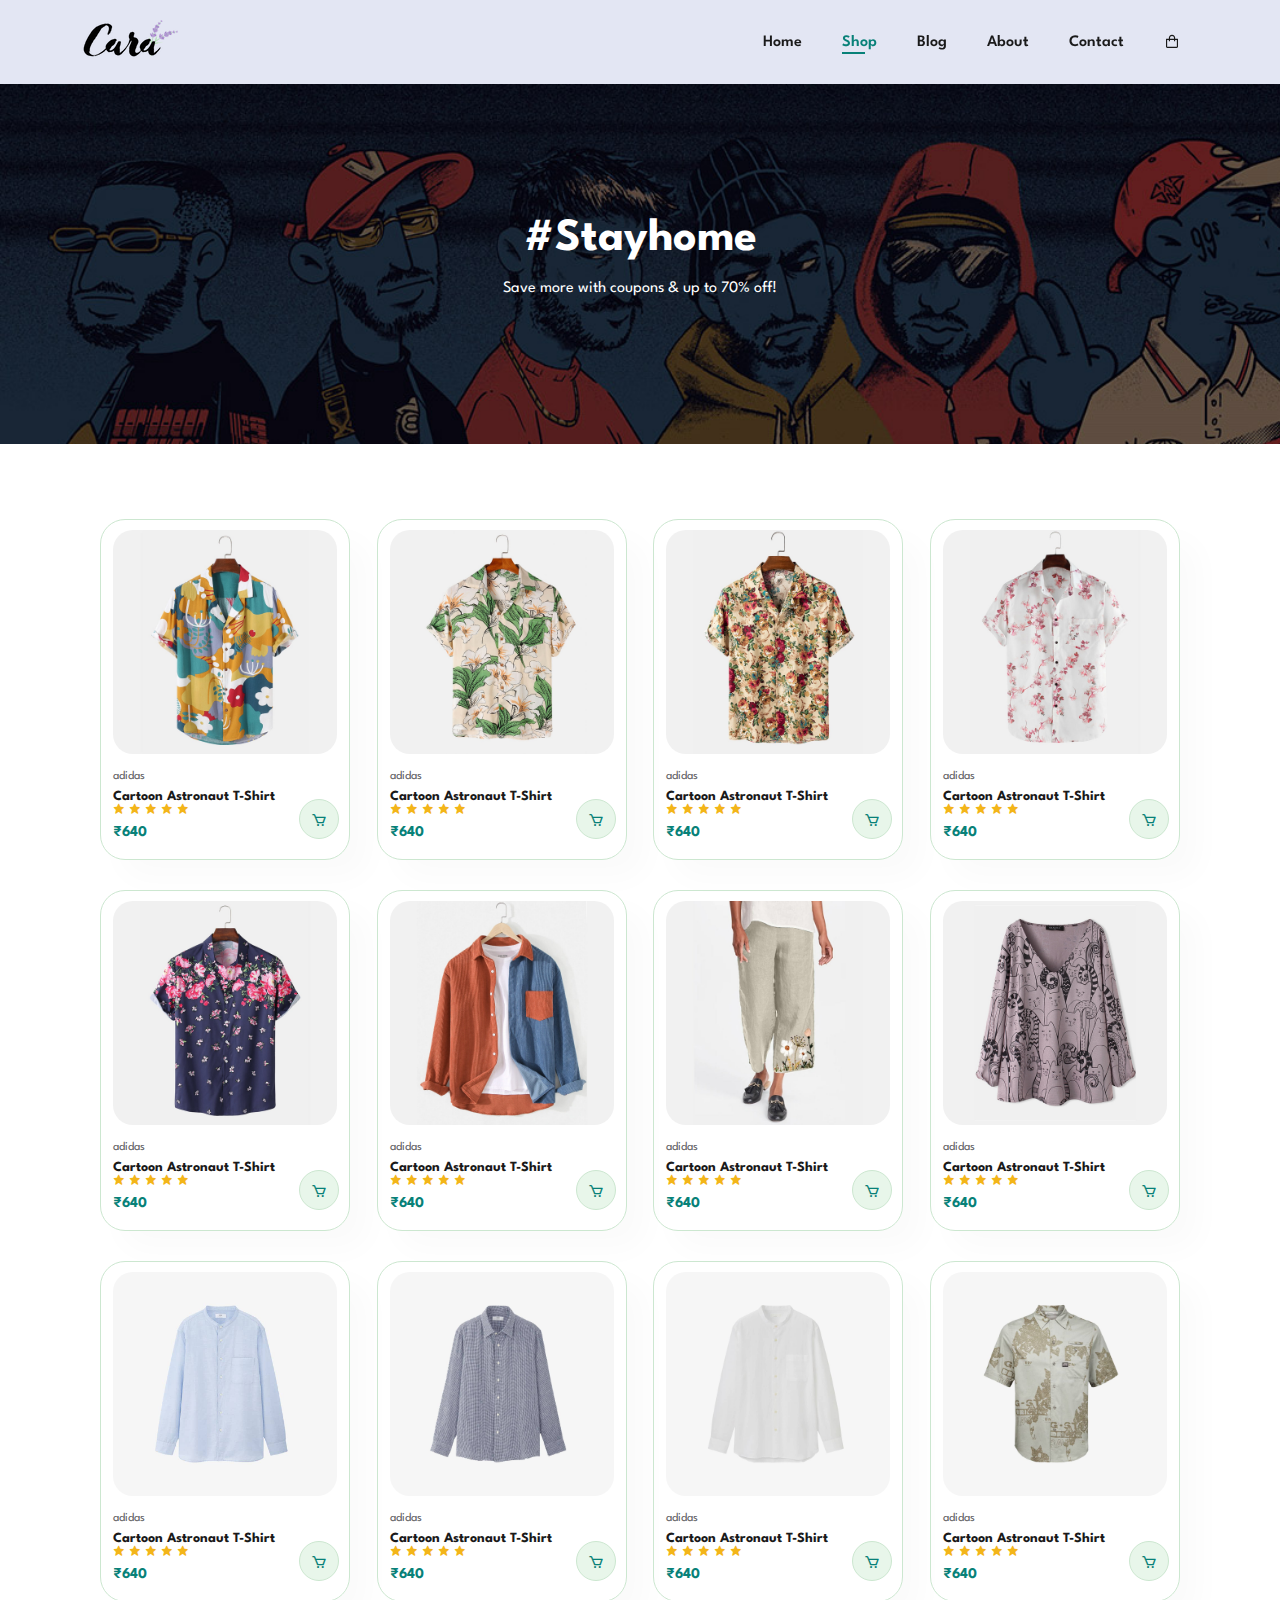
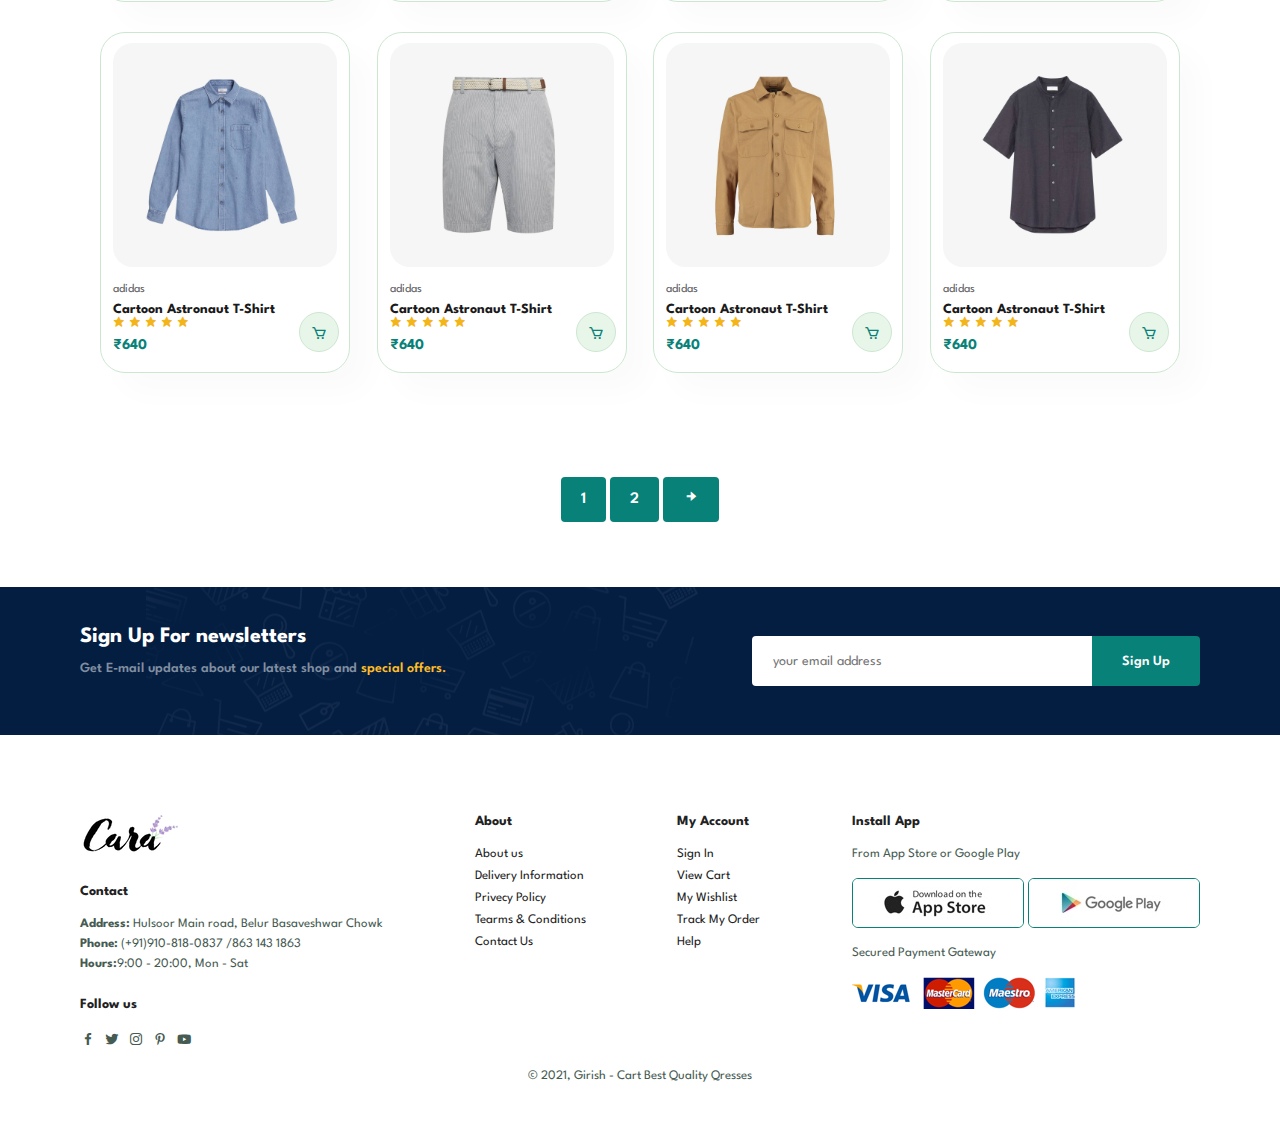
<file: shop.html>
<!DOCTYPE html>
<html lang="en">
<head>
    <meta charset="UTF-8">
    <meta http-equiv="X-UA-Compatible" content="IE=edge">
    <meta name="viewport" content="width=device-width, initial-scale=1.0">
    <title>Giri Cart</title>
    <link href='https://unpkg.com/boxicons@2.1.4/css/boxicons.min.css' rel='stylesheet'>

    <link rel="stylesheet" href="style.css">
</head>
<body>
    <section id="header">
        <a href="#">
            <img src="img/logo.png" class="logo" alt=""></a>
            <div>
                <ul id="navbar">
                    <li><a  href="index.html">Home</a></li>
                    <li><a class="active" href="shop.html">Shop</a></li>
                    <li><a href="Blog.html">Blog</a></li>
                    <li><a href="about.html">About</a></li>
                    <li><a href="Contact.html">Contact</a></li>
                    <li id="lg-bag"><a href="cart.html"><i class='bx bx-shopping-bag'></i></a></li>
                    <a href="#" id="close"><i class='bx bx-x'></i> </a>
                </ul>
            </div>
            <div id="mobile">
                <a href="cart.html"><i class='bx bx-shopping-bag'></i></a>
                <i id="bar"  class='bx bx-left-indent'></i>
            </div>
    </section>
    <section id="page-header">
        <h2>#Stayhome</h2>
        <p>Save more with coupons & up to 70% off!</p>
    </section>
    <!-- to make small padding and reuse the code we are adding section-pe where we have already defined -->
    <section id="product1" class="section-p1">
        <div class="pro-container">
            <!-- changing the window of product  -->
            <div class="pro" onclick="window.location.href='sproduct.html';">
                <img src="img/products/f1.jpg" alt="">
                <div class="des">
                    <span>adidas</span>
                    <h5>Cartoon Astronaut T-Shirt</h5>
                    <div class="star">
                        <i class='bx bxs-star'></i>
                        <i class='bx bxs-star'></i>
                        <i class='bx bxs-star'></i>
                        <i class='bx bxs-star'></i>
                        <i class='bx bxs-star'></i>
                    </div>
                    <h4>₹640</h4>
                </div>
                <a href="#"><i class='bx bx-cart cart' ></i></a>
            </div>
            <div class="pro">
                <img src="img/products/f2.jpg" alt="">
                <div class="des">
                    <span>adidas</span>
                    <h5>Cartoon Astronaut T-Shirt</h5>
                    <div class="star">
                        <i class='bx bxs-star'></i>
                        <i class='bx bxs-star'></i>
                        <i class='bx bxs-star'></i>
                        <i class='bx bxs-star'></i>
                        <i class='bx bxs-star'></i>
                    </div>
                    <h4>₹640</h4>
                </div>
                <a href="#"><i class='bx bx-cart cart' ></i></a>
            </div>
            <div class="pro">
                <img src="img/products/f3.jpg" alt="">
                <div class="des">
                    <span>adidas</span>
                    <h5>Cartoon Astronaut T-Shirt</h5>
                    <div class="star">
                        <i class='bx bxs-star'></i>
                        <i class='bx bxs-star'></i>
                        <i class='bx bxs-star'></i>
                        <i class='bx bxs-star'></i>
                        <i class='bx bxs-star'></i>
                    </div>
                    <h4>₹640</h4>
                </div>
                <a href="#"><i class='bx bx-cart cart' ></i></a>
            </div>
            <div class="pro">
                <img src="img/products/f4.jpg" alt="">
                <div class="des">
                    <span>adidas</span>
                    <h5>Cartoon Astronaut T-Shirt</h5>
                    <div class="star">
                        <i class='bx bxs-star'></i>
                        <i class='bx bxs-star'></i>
                        <i class='bx bxs-star'></i>
                        <i class='bx bxs-star'></i>
                        <i class='bx bxs-star'></i>
                    </div>
                    <h4>₹640</h4>
                </div>
                <a href="#"><i class='bx bx-cart cart' ></i></a>
            </div>
            <div class="pro">
                <img src="img/products/f5.jpg" alt="">
                <div class="des">
                    <span>adidas</span>
                    <h5>Cartoon Astronaut T-Shirt</h5>
                    <div class="star">
                        <i class='bx bxs-star'></i>
                        <i class='bx bxs-star'></i>
                        <i class='bx bxs-star'></i>
                        <i class='bx bxs-star'></i>
                        <i class='bx bxs-star'></i>
                    </div>
                    <h4>₹640</h4>
                </div>
                <a href="#"><i class='bx bx-cart cart' ></i></a>
            </div>
            <div class="pro">
                <img src="img/products/f6.jpg" alt="">
                <div class="des">
                    <span>adidas</span>
                    <h5>Cartoon Astronaut T-Shirt</h5>
                    <div class="star">
                        <i class='bx bxs-star'></i>
                        <i class='bx bxs-star'></i>
                        <i class='bx bxs-star'></i>
                        <i class='bx bxs-star'></i>
                        <i class='bx bxs-star'></i>
                    </div>
                    <h4>₹640</h4>
                </div>
                <a href="#"><i class='bx bx-cart cart' ></i></a>
            </div>
            <div class="pro">
                <img src="img/products/f7.jpg" alt="">
                <div class="des">
                    <span>adidas</span>
                    <h5>Cartoon Astronaut T-Shirt</h5>
                    <div class="star">
                        <i class='bx bxs-star'></i>
                        <i class='bx bxs-star'></i>
                        <i class='bx bxs-star'></i>
                        <i class='bx bxs-star'></i>
                        <i class='bx bxs-star'></i>
                    </div>
                    <h4>₹640</h4>
                </div>
                <a href="#"><i class='bx bx-cart cart' ></i></a>
            </div>
            <div class="pro">
                <img src="img/products/f8.jpg" alt="">
                <div class="des">
                    <span>adidas</span>
                    <h5>Cartoon Astronaut T-Shirt</h5>
                    <div class="star">
                        <i class='bx bxs-star'></i>
                        <i class='bx bxs-star'></i>
                        <i class='bx bxs-star'></i>
                        <i class='bx bxs-star'></i>
                        <i class='bx bxs-star'></i>
                    </div>
                    <h4>₹640</h4>
                </div>
                <a href="#"><i class='bx bx-cart cart' ></i></a>
            </div>
            <div class="pro">
                <img src="img/products/n1.jpg" alt="">
                <div class="des">
                    <span>adidas</span>
                    <h5>Cartoon Astronaut T-Shirt</h5>
                    <div class="star">
                        <i class='bx bxs-star'></i>
                        <i class='bx bxs-star'></i>
                        <i class='bx bxs-star'></i>
                        <i class='bx bxs-star'></i>
                        <i class='bx bxs-star'></i>
                    </div>
                    <h4>₹640</h4>
                </div>
                <a href="#"><i class='bx bx-cart cart' ></i></a>
            </div>
            <div class="pro">
                <img src="img/products/n2.jpg" alt="">
                <div class="des">
                    <span>adidas</span>
                    <h5>Cartoon Astronaut T-Shirt</h5>
                    <div class="star">
                        <i class='bx bxs-star'></i>
                        <i class='bx bxs-star'></i>
                        <i class='bx bxs-star'></i>
                        <i class='bx bxs-star'></i>
                        <i class='bx bxs-star'></i>
                    </div>
                    <h4>₹640</h4>
                </div>
                <a href="#"><i class='bx bx-cart cart' ></i></a>
            </div>
            <div class="pro">
                <img src="img/products/n3.jpg" alt="">
                <div class="des">
                    <span>adidas</span>
                    <h5>Cartoon Astronaut T-Shirt</h5>
                    <div class="star">
                        <i class='bx bxs-star'></i>
                        <i class='bx bxs-star'></i>
                        <i class='bx bxs-star'></i>
                        <i class='bx bxs-star'></i>
                        <i class='bx bxs-star'></i>
                    </div>
                    <h4>₹640</h4>
                </div>
                <a href="#"><i class='bx bx-cart cart' ></i></a>
            </div>
            <div class="pro">
                <img src="img/products/n4.jpg" alt="">
                <div class="des">
                    <span>adidas</span>
                    <h5>Cartoon Astronaut T-Shirt</h5>
                    <div class="star">
                        <i class='bx bxs-star'></i>
                        <i class='bx bxs-star'></i>
                        <i class='bx bxs-star'></i>
                        <i class='bx bxs-star'></i>
                        <i class='bx bxs-star'></i>
                    </div>
                    <h4>₹640</h4>
                </div>
                <a href="#"><i class='bx bx-cart cart' ></i></a>
            </div>
            <div class="pro">
                <img src="img/products/n5.jpg" alt="">
                <div class="des">
                    <span>adidas</span>
                    <h5>Cartoon Astronaut T-Shirt</h5>
                    <div class="star">
                        <i class='bx bxs-star'></i>
                        <i class='bx bxs-star'></i>
                        <i class='bx bxs-star'></i>
                        <i class='bx bxs-star'></i>
                        <i class='bx bxs-star'></i>
                    </div>
                    <h4>₹640</h4>
                </div>
                <a href="#"><i class='bx bx-cart cart' ></i></a>
            </div>
            <div class="pro">
                <img src="img/products/n6.jpg" alt="">
                <div class="des">
                    <span>adidas</span>
                    <h5>Cartoon Astronaut T-Shirt</h5>
                    <div class="star">
                        <i class='bx bxs-star'></i>
                        <i class='bx bxs-star'></i>
                        <i class='bx bxs-star'></i>
                        <i class='bx bxs-star'></i>
                        <i class='bx bxs-star'></i>
                    </div>
                    <h4>₹640</h4>
                </div>
                <a href="#"><i class='bx bx-cart cart' ></i></a>
            </div>
            <div class="pro">
                <img src="img/products/n7.jpg" alt="">
                <div class="des">
                    <span>adidas</span>
                    <h5>Cartoon Astronaut T-Shirt</h5>
                    <div class="star">
                        <i class='bx bxs-star'></i>
                        <i class='bx bxs-star'></i>
                        <i class='bx bxs-star'></i>
                        <i class='bx bxs-star'></i>
                        <i class='bx bxs-star'></i>
                    </div>
                    <h4>₹640</h4>
                </div>
                <a href="#"><i class='bx bx-cart cart' ></i></a>
            </div>
            <div class="pro">
                <img src="img/products/n8.jpg" alt="">
                <div class="des">
                    <span>adidas</span>
                    <h5>Cartoon Astronaut T-Shirt</h5>
                    <div class="star">
                        <i class='bx bxs-star'></i>
                        <i class='bx bxs-star'></i>
                        <i class='bx bxs-star'></i>
                        <i class='bx bxs-star'></i>
                        <i class='bx bxs-star'></i>
                    </div>
                    <h4>₹640</h4>
                </div>
                <a href="#"><i class='bx bx-cart cart' ></i></a>
            </div>
        </div>
    </section>
    <section id="paginatiopn" class="section-p1">
        <a href="#">1</a>
        <a href="#">2</a>
        <a href="#"><i class='bx bxs-right-arrow-alt'></i></a>
    </section>
    <Section id="newsletter" class="section-p1 section-m1">
        <div class="newstext">
            <h4>Sign Up For newsletters</h4>
            <p>Get E-mail updates about our latest shop and <span>special offers.</span></p>
        </div>
        <div class="form">
            <input type="text" placeholder="your email address">
            <button class="normal">Sign Up</button>
        </div>
    </Section>
    <footer class="section-p1">
        <div class="col">
            <img class="logo" src="img/logo.png" alt="">
            <h4>Contact</h4>
            <p> <strong>Address:</strong> Hulsoor Main road, Belur Basaveshwar Chowk</p>
            <p><strong>Phone:</strong> (+91)910-818-0837 /863 143 1863</p>
            <p><strong>Hours:</strong>9:00 - 20:00, Mon - Sat</p>
            <div class="follow">
                <h4>Follow us</h4>
                <div class="icon">
                    <i class='bx bxl-facebook' ></i>
                    <i class='bx bxl-twitter' ></i>
                    <i class='bx bxl-instagram'></i>
                    <i class='bx bxl-pinterest-alt' ></i>
                    <i class='bx bxl-youtube' ></i>
                </div>
            </div>
        </div>
        <div class="col">
            <h4>About</h4>
            <a href="#">About us</a>
            <a href="#">Delivery Information</a>
            <a href="#">Privecy Policy</a>
            <a href="#">Tearms & Conditions</a>
            <a href="#">Contact Us</a>
        </div>
        <div class="col">
            <h4>My Account</h4>
            <a href="#">Sign In</a>
            <a href="#">View Cart</a>
            <a href="#">My Wishlist</a>
            <a href="#">Track My Order</a>
            <a href="#">Help</a>
        </div>
        <div class="col install">
            <h4>Install App</h4>
            <p>From App Store or Google Play</p>
            <div class="row">
                <img src="img/pay/app.jpg" alt="">
                <img src="img/pay/play.jpg" alt="">
            </div>
            <p>Secured Payment Gateway</p>
            <img src="img/pay/pay.png" alt="">
        </div>
        
        <div class="copyright">
            <p>© 2021, Girish - Cart Best Quality Qresses</p>
        </div>
    </footer>

    <script src="script.js"></script>
</body>
</html>
</file>
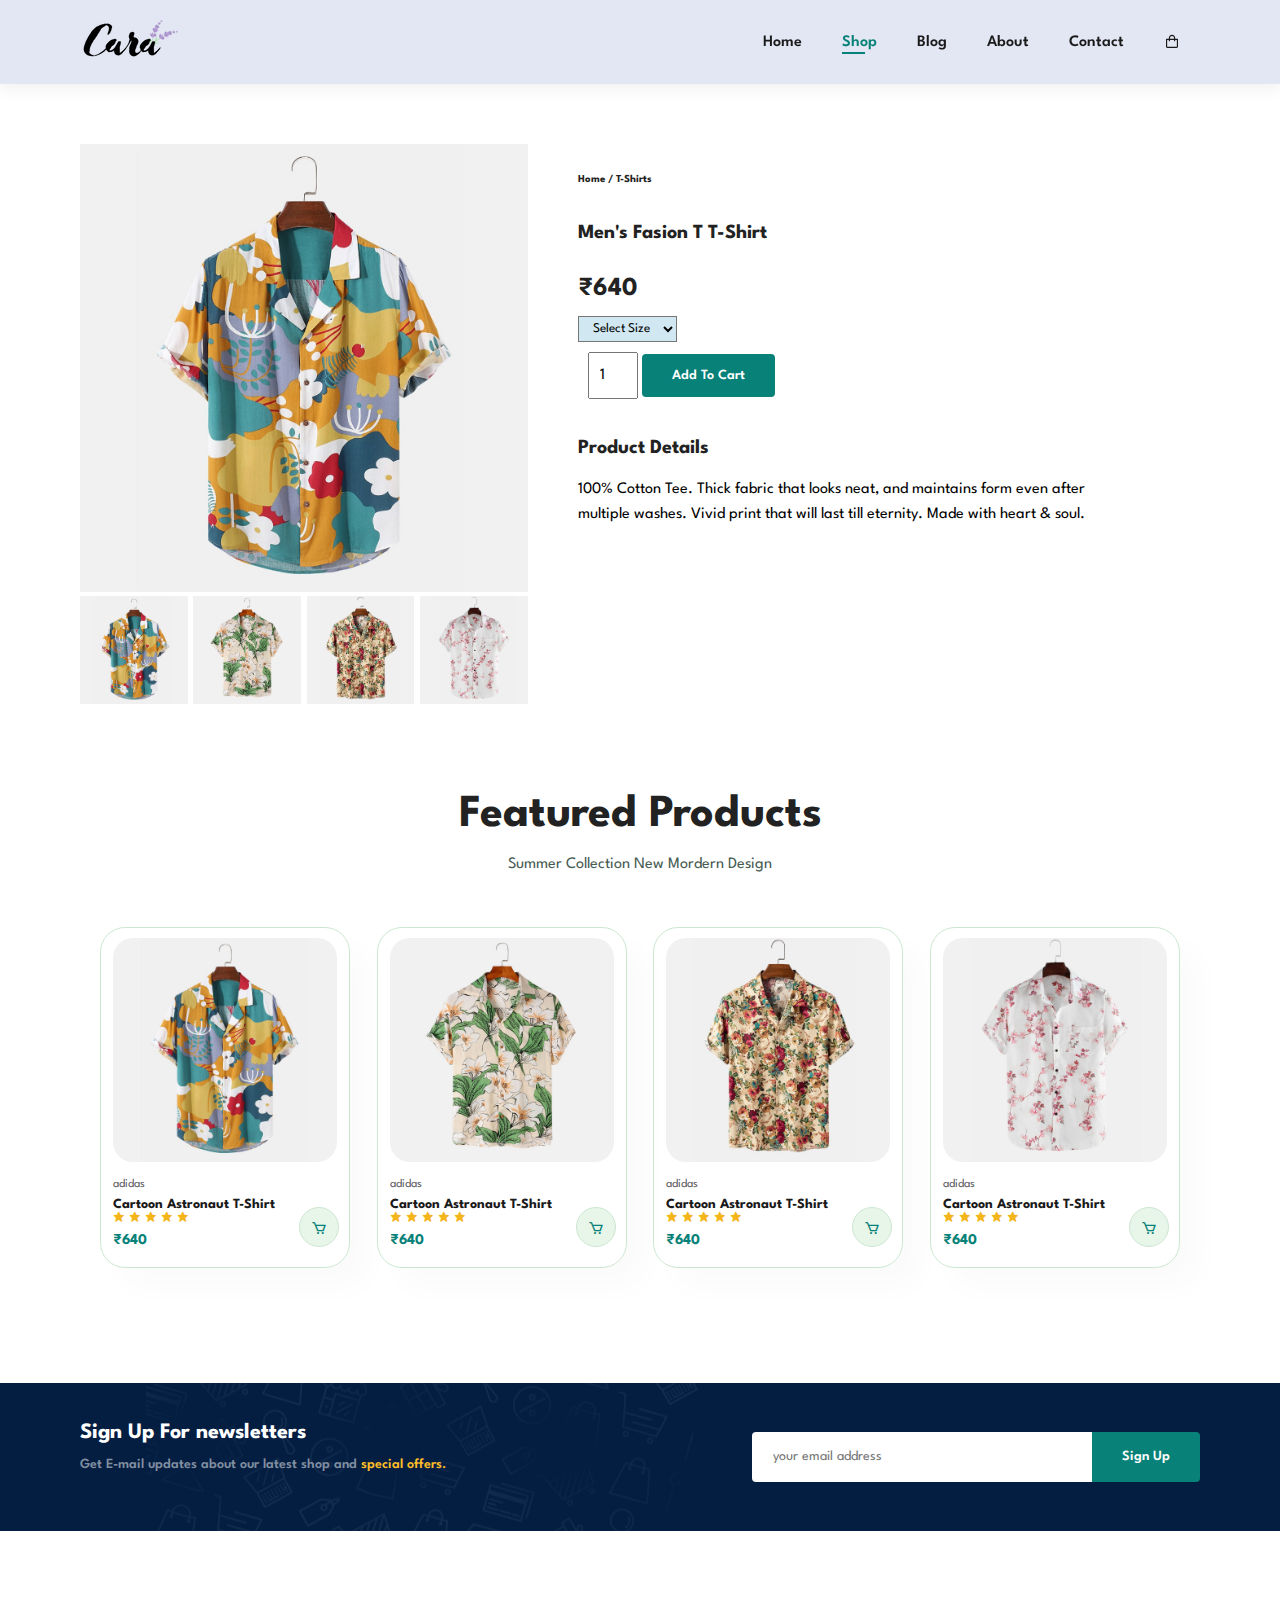
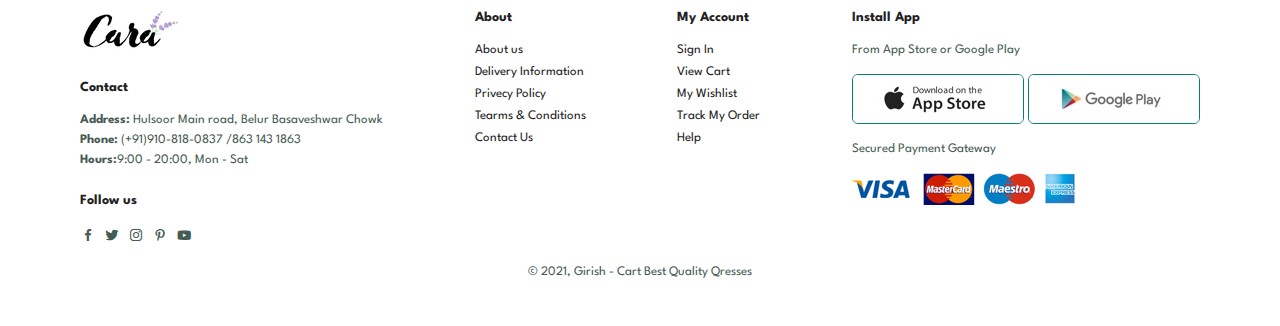
<file: sproduct.html>
<!DOCTYPE html>
<html lang="en">
<head>
    <meta charset="UTF-8">
    <meta http-equiv="X-UA-Compatible" content="IE=edge">
    <meta name="viewport" content="width=device-width, initial-scale=1.0">
    <title>Giri Cart</title>
    <link href='https://unpkg.com/boxicons@2.1.4/css/boxicons.min.css' rel='stylesheet'>

    <link rel="stylesheet" href="style.css">
</head>
<body>
    <section id="header">
        <a href="#">
            <img src="img/logo.png" class="logo" alt=""></a>
            <div>
                <ul id="navbar">
                    <li><a  href="index.html">Home</a></li>
                    <li><a class="active" href="shop.html">Shop</a></li>
                    <li><a href="Blog.html">Blog</a></li>
                    <li><a href="about.html">About</a></li>
                    <li><a href="Contact.html">Contact</a></li>
                    <li id="lg-bag"><a href="cart.html"><i class='bx bx-shopping-bag'></i></a></li>
                    <a href="#" id="close"><i class='bx bx-x'></i> </a>
                </ul>
            </div>
            <div id="mobile">
                <a href="cart.html"><i class='bx bx-shopping-bag'></i></a>
                <i id="bar"  class='bx bx-left-indent'></i>
            </div>
    </section>
    <section id="prodetails" class="section-p1" >
        <div class="single-pro-image">
            <img src="img/products/f1.jpg" width="100%" id="MainImg" alt="">
            <div class="small-img-group">
                <div class="small-img-col">
                    <img src="img/products/f1.jpg" width="100%" class="small-img" alt="">
                </div>
                <div class="small-img-col">
                    <img src="img/products/f2.jpg" width="100%" class="small-img" alt="">
                </div>
                <div class="small-img-col">
                    <img src="img/products/f3.jpg" width="100%" class="small-img" alt="">
                </div>
                <div class="small-img-col">
                    <img src="img/products/f4.jpg" width="100%" class="small-img" alt="">
                </div>
            </div>
        </div>
        <div class="single-pro-details">
            <h6>Home / T-Shirts</h6>
            <h4>Men's Fasion T T-Shirt</h4>
            <h2>₹640</h2>
            <select>
                <option>Select Size</option>
                <option>Small</option>
                <option>Medium</option>
                <option>Large</option>
                <option>XL</option>
                <option>XLL</option>
            </select>
            <input type="number" value="1">
            <button class="normal">Add To Cart</button>
            <h4>Product Details</h4>
            <span>100% Cotton Tee. Thick fabric that looks neat,
                 and maintains form even after 
                multiple washes. Vivid print that will 
                last till eternity. Made with heart & soul.</span>
        </div>
    </section>
    <section id="product1" class="section-p1">
        <h2>Featured Products</h2>
        <p>Summer Collection New Mordern Design</p>
        <div class="pro-container">
            <div class="pro">
                <img src="img/products/f1.jpg" alt="">
                <div class="des">
                    <span>adidas</span>
                    <h5>Cartoon Astronaut T-Shirt</h5>
                    <div class="star">
                        <i class='bx bxs-star'></i>
                        <i class='bx bxs-star'></i>
                        <i class='bx bxs-star'></i>
                        <i class='bx bxs-star'></i>
                        <i class='bx bxs-star'></i>
                    </div>
                    <h4>₹640</h4>
                </div>
                <a href="#"><i class='bx bx-cart cart' ></i></a>
            </div>
            <div class="pro">
                <img src="img/products/f2.jpg" alt="">
                <div class="des">
                    <span>adidas</span>
                    <h5>Cartoon Astronaut T-Shirt</h5>
                    <div class="star">
                        <i class='bx bxs-star'></i>
                        <i class='bx bxs-star'></i>
                        <i class='bx bxs-star'></i>
                        <i class='bx bxs-star'></i>
                        <i class='bx bxs-star'></i>
                    </div>
                    <h4>₹640</h4>
                </div>
                <a href="#"><i class='bx bx-cart cart' ></i></a>
            </div>
            <div class="pro">
                <img src="img/products/f3.jpg" alt="">
                <div class="des">
                    <span>adidas</span>
                    <h5>Cartoon Astronaut T-Shirt</h5>
                    <div class="star">
                        <i class='bx bxs-star'></i>
                        <i class='bx bxs-star'></i>
                        <i class='bx bxs-star'></i>
                        <i class='bx bxs-star'></i>
                        <i class='bx bxs-star'></i>
                    </div>
                    <h4>₹640</h4>
                </div>
                <a href="#"><i class='bx bx-cart cart' ></i></a>
            </div>
            <div class="pro">
                <img src="img/products/f4.jpg" alt="">
                <div class="des">
                    <span>adidas</span>
                    <h5>Cartoon Astronaut T-Shirt</h5>
                    <div class="star">
                        <i class='bx bxs-star'></i>
                        <i class='bx bxs-star'></i>
                        <i class='bx bxs-star'></i>
                        <i class='bx bxs-star'></i>
                        <i class='bx bxs-star'></i>
                    </div>
                    <h4>₹640</h4>
                </div>
                <a href="#"><i class='bx bx-cart cart' ></i></a>
            </div>
    </section>
    <Section id="newsletter" class="section-p1 section-m1">
        <div class="newstext">
            <h4>Sign Up For newsletters</h4>
            <p>Get E-mail updates about our latest shop and <span>special offers.</span></p>
        </div>
        <div class="form">
            <input type="text" placeholder="your email address">
            <button class="normal">Sign Up</button>
        </div>
    </Section>
    <footer class="section-p1">
        <div class="col">
            <img class="logo" src="img/logo.png" alt="">
            <h4>Contact</h4>
            <p> <strong>Address:</strong> Hulsoor Main road, Belur Basaveshwar Chowk</p>
            <p><strong>Phone:</strong> (+91)910-818-0837 /863 143 1863</p>
            <p><strong>Hours:</strong>9:00 - 20:00, Mon - Sat</p>
            <div class="follow">
                <h4>Follow us</h4>
                <div class="icon">
                    <i class='bx bxl-facebook' ></i>
                    <i class='bx bxl-twitter' ></i>
                    <i class='bx bxl-instagram'></i>
                    <i class='bx bxl-pinterest-alt' ></i>
                    <i class='bx bxl-youtube' ></i>
                </div>
            </div>
        </div>
        <div class="col">
            <h4>About</h4>
            <a href="#">About us</a>
            <a href="#">Delivery Information</a>
            <a href="#">Privecy Policy</a>
            <a href="#">Tearms & Conditions</a>
            <a href="#">Contact Us</a>
        </div>
        <div class="col">
            <h4>My Account</h4>
            <a href="#">Sign In</a>
            <a href="#">View Cart</a>
            <a href="#">My Wishlist</a>
            <a href="#">Track My Order</a>
            <a href="#">Help</a>
        </div>
        <div class="col install">
            <h4>Install App</h4>
            <p>From App Store or Google Play</p>
            <div class="row">
                <img src="img/pay/app.jpg" alt="">
                <img src="img/pay/play.jpg" alt="">
            </div>
            <p>Secured Payment Gateway</p>
            <img src="img/pay/pay.png" alt="">
        </div>
        
        <div class="copyright">
            <p>© 2021, Girish - Cart Best Quality Qresses</p>
        </div>
    </footer>

    <script>
        var MainImg = document.getElementById("MainImg");
        var smallimg = document.getElementsByClassName("small-img");

        smallimg[0].onclick = function(){
            MainImg.src = smallimg[0].src;
        }
        smallimg[1].onclick = function(){
            MainImg.src = smallimg[1].src;
        }
        smallimg[2].onclick = function(){
            MainImg.src = smallimg[2].src;
        }
        smallimg[3].onclick = function(){
            MainImg.src = smallimg[3].src;
        }
    </script>

    <script src="script.js"></script>
</body>
</html>
</file>
<file: style.css>
@import url('https://fonts.googleapis.com/css2?family=League+Spartan:wght@100;200;300;400;500;600;700;800;900&display=swap');

*{
    margin: 0;
    padding: 0;
    box-sizing: border-box;
    font-family:'League Spartan', sans-serif;
}
h1{
    font-size: 50px;
    line-height: 64px;
    color: #222;
}
h2{
    font-size: 46px;
    line-height: 54px;
    color: #222;
}
h4{
    font-size: 20px;
    color: #222;
}
h6{
    font-weight: 700;
    color: #222;
}
p{
    font-size: 16px;
    color: #465b52;
    margin: 15px 0 20px 0;
}
.section-p1{
    padding: 40px 80px;
}
.section-m1{
    margin: 40px 0;
}
button.normal{
    font-size: 14px;
    font-weight:  600;
    padding: 15px 30px;
    color: #000;
    background-color: #fff;
    border-radius: 4px;
    cursor: pointer;
    border: none;
    outline: none;
    transition: 0.2s;
}
button.white{
    font-size: 13px;
    font-weight:  600;
    padding: 11px 18px;
    color: #fff;
    background-color:transparent;
    cursor: pointer;
    border: 1px solid #fff;
    outline: none;
    transition: 0.2s;
}
body{
    width: 100%;
}
/* headerstart */
#header{
    display: flex;
    align-items: center;
    justify-content: space-between;
    padding: 20px 80px;
    background: #E3E6F3;
    box-shadow: 0 5px 15px rgba(0, 0, 0, 0.06);
    z-index: 999;
    position:sticky;
    top: 0;
    left: 0;
}
/* to make align in a row */
#navbar{
    display: flex;
    align-items: center;
    justify-content: center;
}
/* to removing bullet points and space btwn them */
#navbar li{
    list-style: none;
    padding: 0 20px;
    position: relative; 
}
/* to remove the underline */
#navbar li a{
    text-decoration: none;
    font-size: 16px;
    font-weight: 600;
    color: #1a1a1a;
    transition: 0.3s ease;
}
/* to hover and make active */
#navbar li a:hover,
#navbar li a.active{
    color: #088178;
}
/* to make small underline under all the list */
#navbar li a.active::after,
#navbar li a:hover::after{
    content: "";
    width: 30%;
    height: 2px;
    background: #088178;
    position: absolute;
    bottom: -4px;
    left: 20px;
}
#mobile{
    display: none;
    align-items: center;
}
#close{
    display: none;
}
/* home page */
#hero{
    /* to set the image  */
    background-image: url("img/hero4.png");
    height: 90vh;
    width: 100%;
    background-size: cover;
    background-position: top 25% right 0;
    /* to make text in right place  */
    padding: 0 80px;
    /* align in same row */
    display: flex;
    flex-direction: column;
    align-items: flex-start;
    justify-content: center; 
}
#hero h4{
    padding-bottom: 15px;
}
#hero h1{
    color: #088178;
}
#hero button{
    background-image: url("img/button.png");
    background-color: transparent;
    color: #088178;
    border: 0;
    padding: 14px 80px 14px 65px;
    background-repeat: no-repeat;
    cursor: pointer;
    font-weight: 700;
    font-size: 15px;
}
#feature{
    display: flex;
    align-items: center;
    justify-content: space-between;
    flex-wrap: wrap;
}
#feature .fe-box{
    width: 180px;
    text-align: center;
    padding: 25px 15px;
    box-shadow: 20px 20px 34px rgba(0, 0, 0, 0.03);
    border: 1px solid #cce7d0;
    border-radius: 4px;
    margin: 15px 0;
}
#feature .fe-box:hover{
    box-shadow: 10px 10px 54px rgba(70, 62, 221, 0.1);
}
#feature .fe-box img{
    width: 100%;
    margin-bottom: 10px;
}
#feature .fe-box h6{
    padding: 9px 8px 6px 8px;
    display: inline-block;
    line-height: 1;
    border-radius: 4px;
    color: #088178;
    background-color: #fddde4;
}
#feature .fe-box:nth-child(2) h6{
    background-color: #cdebbc;
}
#feature .fe-box:nth-child(3) h6{
    background-color: #d1e8f2;
}
#feature .fe-box:nth-child(4) h6{
    background-color: #cdd4f8;
}
#feature .fe-box:nth-child(5) h6{
    background-color: #f6dbf6;
}
#feature .fe-box:nth-child(6) h6{
    background-color: #fff2e5;
}
/* making feature product function */
#product1{
    text-align: center;
}
/* products to align in row break into two part  */
#product1 .pro-container{
    display: flex;
    justify-content: space-between;
    padding: 20px;
    flex-wrap: wrap;
}
#product1 .pro{
    width: 23%;
    min-width: 250px;
    padding: 10px 12px;
    border: 1px solid #cce7d0;
    border-radius: 25px;
    cursor: pointer;
    box-shadow: 20px 20px 30px rgba(0, 0, 0, 0.02);
    margin: 15px 0;
    transition: 0.2s ease;
    position: relative;
}
#product1 .pro:hover{
    box-shadow: 20px 20px 30px rgba(0, 0, 0, 0.06);
}
#product1 .pro img{
    width: 100%;
    border-radius: 20px;
}
#product1 .pro .des{
    text-align: start;
    padding: 10px 0;
}
#product1 .pro .des span{
    color: #606063;
    font-size: 12px;
}
#product1 .pro .des h5{
    padding-top: 7px;
    color: #1a1a1a;
    font-size: 14px;
}
#product1 .pro .des i{
    font-size: 12px;
    color: rgb(243, 181, 25);
}
#product1 .pro .des h4{
    padding-top: 7px;
    font-size: 15px;
    font-weight: 700;
    color: #088178;
}
#product1 .pro .cart{
    width: 40px;
    height: 40px;
    line-height: 40px;
    border-radius: 50px;
    background-color: #e8f6ea;
    font-weight: 500;
    color: #088178;
    border: 1px solid #cce7d0;
    position: absolute;
    bottom: 20px;
    right: 10px;
}
#banner{
    display: flex;
    flex-direction: column;
    justify-content: center;
    align-items: center;
    text-align: center;
    background-image: url("img/banner/b2.jpg");
    width: 100%;
    height: 40vh;
    background-size: cover;
    background-position: center;
}
#banner h4{
    color: #fff;
    font-size: 16px;
}
#banner h2{
    color: #fff;
    font-size: 30px;
    padding: 10px 0;
}
#banner h2 span{
    color: #ef3636;
}
#banner button:hover{
    background-color: #088178;
    color: #fff;
}
#sm-banner{
    display: flex;
    justify-content: space-between;
    flex-wrap: wrap;
}
#sm-banner .banner-box{
    display: flex;
    flex-direction: column;
    justify-content: center;
    align-items: flex-start;
    background-image: url("img/banner/b17.jpg");
    min-width: 650px;
    height: 42vh;
    background-size: cover;
    background-position: center;
    padding: 30px;
}
#sm-banner .banner-box2{
    background-image: url("img/banner/b10.jpg");
}
#sm-banner h4{
    color: #fff;
    font-size: 20px;
    font-weight: 300;
}
#sm-banner h2{
    color: #fff;
    font-size: 28px;
    font-weight: 800;
}
#sm-banner span{
    color: #fff;
    font-size: 14px;
    font-weight: 500;
    padding-bottom: 15px;
}
#sm-banner .banner-box:hover button{
    background: #088178;
    border: 1px solid #088178;
}
#banner3{
    display: flex;
    justify-content: space-between;
    flex-wrap: wrap;
    padding: 0 80px;
}
#banner3 .banner-box{
    display: flex;
    flex-direction: column;
    justify-content: center;
    align-items: flex-start;
    background-image: url("img/banner/b7.jpg");
    min-width: 30%;
    height: 30vh;
    background-size: cover;
    background-position: center;
    padding: 20px;
    margin-bottom: 20px;
}
#banner3 .banner-box2{
    background-image: url("img/banner/b4.jpg");
}
#banner3 .banner-box3{
    background-image: url("img/banner/b18.jpg");
}
#banner3 h2{
    color: #fff;
    font-size: 22px;
    font-weight: 900;
}
#banner3 h3{
    color: #ec544e;
    font-size: 15px;
    font-weight: 800;
}
#newsletter{
    display: flex;
    justify-content: space-between;
    flex-wrap: wrap;
    align-items: center;
    background-image: url("img/banner/b14.png");
    background-repeat: no-repeat;
    background-position: 20% 30%;
    background-color: #041e42;
}
#newsletter h4{
    font-size: 22px;
    font-weight: 700;
    color: #fff;
}
#newsletter p{
    font-size: 14px;
    font-weight: 600;
    color: #818ea0;
}
#newsletter p span{
    color: #ffbd27;
}
#newsletter .form{
    display: flex;
    width: 40%;
}
#newsletter input{
    height: 3.125rem;
    padding: 0 1.25rem;
    font-size: 14px;
    width: 100%;
    border: 1px solid transparent;
    border-radius: 4px;
    outline: none;
    border-top-right-radius: 0;
    border-bottom-right-radius: 0;
}
#newsletter button{
    background-color: #088178;
    color: #fff;
    white-space: nowrap;
    border-top-left-radius: 0;
    border-bottom-left-radius: 0;
}
footer{
    display: flex;
    flex-wrap: wrap;
    justify-content: space-between;
}
footer .col{
    display: flex;
    flex-direction: column;
    align-items: flex-start;
    margin-bottom: 20px;
}
footer .logo{
    margin-bottom: 30px;
}
footer h4{
    font-size: 14px;
    padding-bottom: 20px;
}
footer p{
    font-size: 13px;
    margin: 0 0 8px 0;
}
footer a{
    font-size: 13px;
    text-decoration: none;
    color: #222;
    margin-bottom: 10px;
}
footer .follow{
    margin-top: 20px;
}
footer .follow i{
    color: #465b52;
    padding-right: 4px;
    cursor: pointer;
}
footer .install .row img{
    border: 1px solid #088178;
    border-radius: 6px;
}
footer .install img{
    margin: 10px 0 15px 0;
}
footer .follow i:hover,
footer a:hover{
    color: #088178;
}
footer .copyright{
    width: 100%;
    text-align: center  ;
}

/* shop page  */
#page-header{
    background-image: url("img/banner/b1.jpg");
    width: 100%;
    height: 40vh;
    background-size: cover;
    display: flex;
    justify-content: center;
    text-align: center;
    flex-direction: column;
    padding: 14px;
}
#page-header h2,
#page-header p{
    color: #fff;
}
#paginatiopn{
    text-align: center;
}
#paginatiopn a{
    text-decoration: none;
    background-color: #088178;
    padding: 15px 20px;
    border-radius: 4px;
    color: #fff;
    font-weight: 600;
}
#paginatiopn a i{
    font-size: 16px;
    font-weight: 600;
}

/* single product */
#prodetails {
    display: flex;
    margin-top: 20px;
}
#prodetails .single-pro-image{
    width: 40%;
    margin-right: 50px;
}
.small-img-group{
    display: flex;
    justify-content: space-between;
}
.small-img-col {
    flex-basis: 24%;
    cursor: pointer;
}
#prodetails .single-pro-details {
    width: 50%;
    padding-top: 30px;
}
#prodetails .single-pro-details h4{
    padding: 40px 0 20px 0;
}
#prodetails .single-pro-details h2{
    font-size: 26px;
}
#prodetails .single-pro-details select{
    display: block;
    padding: 5px 10px;
    margin-bottom: 10px;
    background-color: #d1e8f2;
    cursor: pointer;
}
#prodetails .single-pro-details input{
    width: 50px;
    height: 47px;
    padding-left: 10px;
    font-size: 16px;
    margin-left: 10px;
}
#prodetails .single-pro-details input:focus{
    outline: none;
}
#prodetails .single-pro-details button{
    background-color: #088178;
    color: #fff;
}
#prodetails .single-pro-details span{
    line-height: 25px;
}

/* blog page  */
#page-header.blog-header{
    background-image: url("img/banner/b19.jpg");
}
#blog{
    padding: 150px 150px 0 150px;
}
#blog .blog-box{
    display: flex;
    align-items: center;
    width: 100%;
    position: relative;
    padding-bottom: 90px;
}
#blog .blog-img{
    width: 50%;
    margin-right: 40px;
}
#blog img{
    width: 100%;
    height: 380px;
    object-fit: cover;
}
#blog .blog-details{
    width: 50%;
}
#blog .blog-details a{
    text-decoration: none;
    font-size: 11px;
    color: #000;
    font-weight: 700;
    position: relative;
    transition: 0.3s;
}
#blog .blog-details a::after{
    content: "";
    width: 50px;
    height: 1px;
    background-color: #000;
    position: absolute;
    top: 4px;
    right: -60px;
}
#blog .blog-details a:hover {
    color: #088178;
}
#blog .blog-details a:hover::after {
    background-color: #088178;
}
#blog .blog-box h1 {
    position: absolute;
    top: -40px;
    left: 0;
    font-size: 70px;
    font-weight: 700;
    color: #c9cbce;
    z-index: -9;
}
/* about page  */
#page-header.about-header{
    background-image: url("img/about/banner.png");
}
#about-head {
    display: flex;
    align-items: center;
}
#about-head img{
    width: 50%;
    height: auto;
}
#about-head div{
    padding-left: 40px;
}
#about-app {
    text-align: center;
}
#about-app .video{
    width: 70%;
    height: 100%;
    margin: 30px auto 0 auto;
}
#about-app .video video {
    width: 100%;
    height: 100%;
    border-radius: 20px;
}

/* contact page  */
#contact-details {
    display: flex;
    align-items: center;
    justify-content: space-between;
}
#contact-details .details{
    width: 40%;
}
#contact-details .details span,
#form-details form span{
    font-size: 12px;
}
#contact-details .details h2,
#form-details form h2{
    font-size: 26px;
    line-height: 35px;
    padding: 20px 0;
}
#contact-details .details h3 {
    font-size: 16px;
    padding-bottom: 15px;
}
#contact-details .details li {
    list-style: none;
    display: flex;
    padding: 10px 0;
}
#contact-details .details li i{
    font-size: 14px;
    padding-right: 22px;
}
#contact-details .details li p {
    margin: 0;
    font-size: 14px;
}
#contact-details .map{
    width: 55%;
    height: 400px;
}
#contact-details .map iframe{
    width: 100%;
    height: 100%;
}
#form-details {
    display: flex;
    justify-content: space-between;
    margin: 30px;
    padding: 80px;
    border: 1px solid #e1e1e1;
}
#form-details form{
    width: 65%;
    display: flex;
    flex-direction: column;
    align-items: flex-start;
}
#form-details form input,
#form-details form textarea{
    width: 100%;
    padding: 12px 15px;
    outline: none;
    margin-bottom: 20px;
    border: 1px solid #e1e1e1;
}
#form-details form button{
    background-color: #088178;
    color: #fff;
}
#form-details .people div {
    padding-bottom: 25px;
    display: flex;
    align-items: flex-start;
}
#form-details .people div img {
    width: 65px;
    height: 65px;
    object-fit: cover;
    margin-right: 15px;
}
#form-details .people div p{
    margin: 0;
    font-size: 13px;
    line-height: 25px;
}
#form-details .people div p span{
    display: block;
    font-size: 16px;
    font-weight: 600;
    color: #000;
}
/* cart page ? */
#cart {
    overflow-x: auto;
}
#cart table{
    width: 100%;
    border-collapse: collapse;
    table-layout: fixed;
    white-space: nowrap;
}
#cart table img{
    width: 70px;
}
#cart table td:nth-child(1){
    width: 100px;
    text-align: center;

}
#cart table td:nth-child(2){
    width: 150px;
    text-align: center;
}
#cart table td:nth-child(3){
    width: 250px;
    text-align: center;
}
#cart table td:nth-child(4),
#cart table td:nth-child(5),
#cart table td:nth-child(6){
    width: 150px;
    text-align: center;
}
#cart table td:nth-child(5) input{
    width: 70px;
    padding: 10px 5px 10px 15px;
}
#cart table thead{
    border: 1px solid #e2e9e1;
    border-left: none;
    border-right: none;
}
#cart table thead td{
    font-weight: 700;
    text-transform: uppercase;
    font-size: 13px;
    padding: 18px 0;
}
#cart table tbody tr td{
    padding-top: 15px;
}
#cart table tbody td{
    font-size: 13px;
}
#cart-add{
    display: flex;
    flex-wrap: wrap;
    justify-content: space-between;
}
#coupon{
    width: 50%;
    margin-bottom: 30px;
}
#coupon h3,
#subtotal h3{
    padding-bottom: 15px;
}
#coupon input{
    padding: 10px 20px;
    outline: none;
    width: 60%;
    margin-right: 10px;
    border: 1px solid #e2e9e1;
}
#coupon button,
#subtotal button{
    background-color: #088178;
    color: #fff;
    padding: 12px 20px;
}
#subtotal {
    width: 50%;
    margin-bottom: 30px;
    border: 1px solid #e2e9e1;
    padding: 30px;
}
#subtotal table{
    border-collapse: collapse;
    width: 100%;
    margin-bottom: 20px;
}
#subtotal table td{
    width: 50%;
    border: 1px solid #e2e9e1;
    padding: 10px;
    font-size: 13px;
}


















@media (max-width: 799px) {
    .section-p1{
        padding: 40px 40px;
    }
    #navbar {
        display: flex;
        flex-direction: column;
        align-items: flex-start;
        justify-content: flex-start;
        position: fixed;
        top: 0;
        right: -300px;
        height: 100vh;
        width: 300px;
        background-color: #E3E6F3;
        box-shadow: 0 40px 60px rgba(0, 0, 0, 0.1);
        padding: 80px 0 0 10px;
        transition: 0.3s;
    }
    #navbar li{
        margin-bottom: 25px;
    }
    #navbar.active{
        right: 0px;
    }
    #mobile{
        display: flex;
        align-items: center;
    }
    #mobile i{
        color: #1a1a1a;
        font-size: 24px;
        padding-left: 20px;
    }
    #close{
        display: initial;
        position: absolute;
        top: 30px;
        left: 30px;
        color: #222;
        font-size: 24px;
    }
    #lg-bag{
        display: none;
    }
    #hero {
        height: 70vh;
        padding: 0 80px;
        background-position: top 30% right 30%;
    }
    #feature {
        justify-content: center;
    }
    #feature .fe-box{
        margin: 15px 15px;
    }
    #product1 .pro-container{
        justify-content: center;
    }
    #product1 .pro{
        margin: 15px;
    }
    #banner{
        height: 20vh;
    }
    #sm-banner .banner-box{
        min-width: 100%;
        height: 30vh;
    }
    #banner3 {
        padding: 0 40px;
    }
    #banner3 .banner-box{
        width: 28%;
    }
    #newsletter .form{
        width: 70%;
    }

    /* contact page  */
    #form-details {
        padding: 40px;
    }
    #form-details form {
        width: 50%;
    }
}
@media (max-width: 477px) {
    .section-p1{
        padding: 20px;
    }
    #header{
        padding: 10px 30px;
    }
    h1{
        font-size: 38px;
    }
    h2{
        font-size: 32px;
    }
    #hero{
        padding: 0 20px;
        background-position: 55%;
    }
    #feature {
        justify-content: space-between;
    }
    #feature .fe-box{
        width: 155px;
        margin: 0 0 15px 0;
    }
    #product1 .pro{
        width: 100%;
    }
    #banner{
        height: 40vh;
    }
    #sm-banner .banner-box{
        height: 40vh;
    }
    #sm-banner .banner-box2{
        margin-top: 20px;
    }
    #banner3{
        padding: 0 20px;
    }
    #banner3 .banner-box{
        width: 100%;
    }
    #newsletter{
        padding: 40px 20px;
    }
    #newsletter .form{
        width: 100%;
    }
    footer .copyright{
        text-align: start;
    }

    /* single product */

    #prodetails {
        display: flex;
        flex-direction: column;
    }
    #prodetails .single-pro-image{
        width: 100%;
        margin-right: 0px;
    }
    #prodetails .single-pro-details {
        width: 100%;
    }
    /* blog page  */
    #blog{
         padding: 100px 20px 0 20px;
    }
    #blog .blog-box{
        display: flex;
        flex-direction: column;
        align-items: flex-start;
    }
    #blog .blog-img{
        width: 100%;
        margin-right: 0px;
        margin-bottom: 30px;
    }
    #blog .blog-details {
        width: 100%;
    }
    /* About page  */
    #about-head {
        flex-direction: column;
    }
    #about-head img{
        width: 100%;
        margin-bottom: 20px;
    }
    #about-head div {
        padding-left: 0px;
    }
    #about-app .video{
        width: 100%;
    }

    /* contact page  */
    #contact-details {
       flex-direction: column;
    }
    #contact-details .details {
        width: 100%;
        margin-bottom: 30px;
    }
    #contact-details .map {
        width: 100%;
    }
    #form-details {
        margin: 10px;
        padding: 30px 10px;
        flex-wrap: wrap;
    }
    #form-details form {
        width: 100%;
        margin-bottom: 30px;
    }
    /* cart page  */
    #cart-add {
        display: flex;
        flex-direction: column;
    }
    #coupon {
        width: 100%;
    }
    #subtotal {
        width: 100%;
        padding: 20px;
    }
}
</file>
